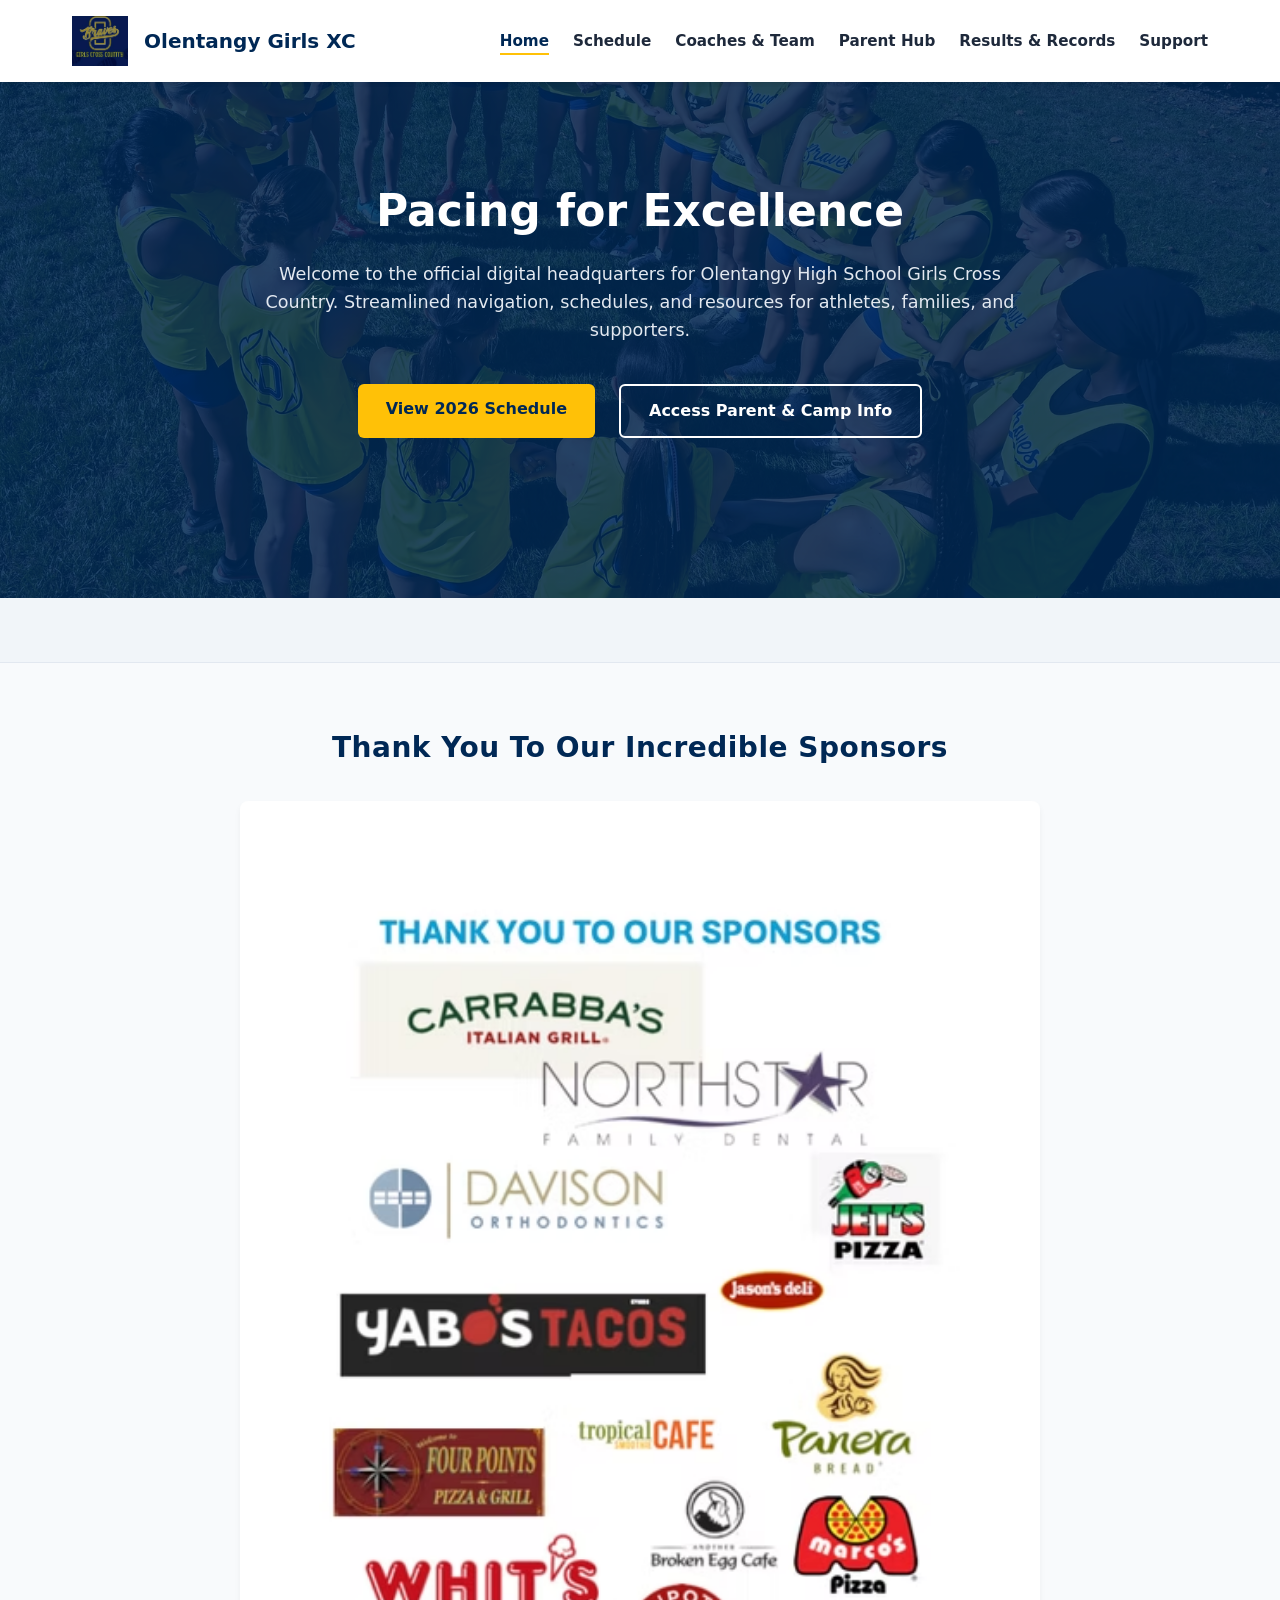
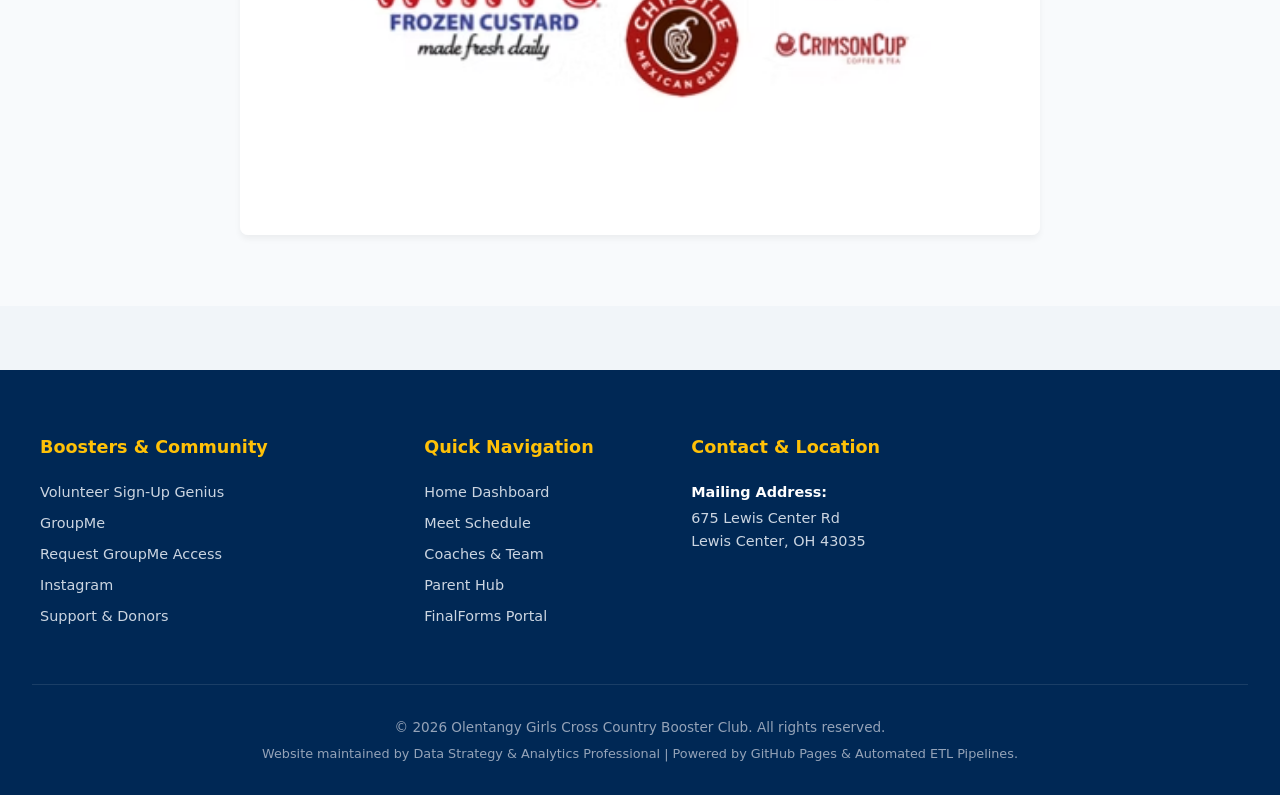
<file: index.html>
<!DOCTYPE html>
<html lang="en">
<head>
    <meta charset="UTF-8">
    <meta name="viewport" content="width=device-width, initial-scale=1.0">
    <title>Home | Olentangy Girls Cross Country</title>
    <link rel="stylesheet" href="./assets/css/style.css">
    <style>
        /* Specific Homepage Overrides for Hero and Footer Layout */
        .hero-section {
            background: linear-gradient(rgba(0, 40, 85, 0.85), rgba(0, 40, 85, 0.85)), url('./assets/img/cover-photo.jpg') no-repeat center center;
            background-size: cover;
            padding: 6rem 2rem 10rem 2rem;
            text-align: center;
            color: #ffffff;
        }
        
        .hero-section h2 {
            font-size: 2.75rem;
            margin: 0 0 1rem 0;
            color: #ffffff;
        }

        .hero-section p {
            max-width: 800px;
            margin: 0 auto 2.5rem auto;
            font-size: 1.1rem;
            line-height: 1.6;
            color: #e2e8f0;
        }

        .hero-buttons {
            display: flex;
            justify-content: center;
            gap: 1.5rem;
            flex-wrap: wrap;
        }

        .btn-gold {
            background-color: var(--primary-gold);
            color: var(--primary-navy);
            padding: 0.8rem 1.75rem;
            border-radius: 6px;
            font-weight: 700;
            text-decoration: none;
            transition: opacity 0.2s;
            display: inline-block;
        }

        .btn-outline {
            background-color: transparent;
            color: #ffffff;
            border: 2px solid #ffffff;
            padding: 0.8rem 1.75rem;
            border-radius: 6px;
            font-weight: 700;
            text-decoration: none;
            transition: background-color 0.2s, color 0.2s;
            display: inline-block;
        }

        .btn-outline:hover {
            background-color: #ffffff;
            color: var(--primary-navy);
        }

        .btn-gold:hover {
            opacity: 0.9;
        }

        /* Sponsors Section Style */
        .sponsors-section {
            background-color: #f8fafc;
            border-top: 1px solid #e2e8f0;
            padding: 4rem 2rem;
            text-align: center;
            margin-top: 4rem;
        }
        .sponsors-section h3 {
            color: var(--primary-navy);
            font-size: 1.75rem;
            margin-bottom: 2rem;
            letter-spacing: 0.5px;
        }
        .sponsors-img-container {
            max-width: 800px;
            margin: 0 auto;
        }
        .sponsors-img-container img {
            width: 100%;
            height: auto;
            border-radius: 8px;
            box-shadow: 0 4px 6px rgba(0,0,0,0.05);
        }
    </style>
</head>
<body style="background-color: #f1f5f9;">

    <!-- Dynamic Header Injection -->
    <header id="site-header"></header>

    <!-- Full-Width Hero Section -->
    <div class="hero-section">
        <h2>Pacing for Excellence</h2>
        <p>Welcome to the official digital headquarters for Olentangy High School Girls Cross Country. Streamlined navigation, schedules, and resources for athletes, families, and supporters.</p>
        <div class="hero-buttons">
            <a href="schedule.html" class="btn-gold">View 2026 Schedule</a>
            <a href="parents.html" class="btn-outline">Access Parent &amp; Camp Info</a>
        </div>
    </div>

    <!-- Sponsors Showcase Section -->
    <div class="sponsors-section">
        <h3>Thank You To Our Incredible Sponsors</h3>
        <div class="sponsors-img-container">
            <img src="./assets/img/sponsors.jpg" alt="Olentangy Girls XC Sponsors">
        </div>
    </div>

    <!-- Dynamic Footer Injection -->
    <footer class="expanded-footer" id="site-footer"></footer>

    <!-- Central JavaScript file handling dynamic header/footer loading & mobile nav -->
    <script src="./assets/js/main.js"></script>
</body>
</html>
</file>
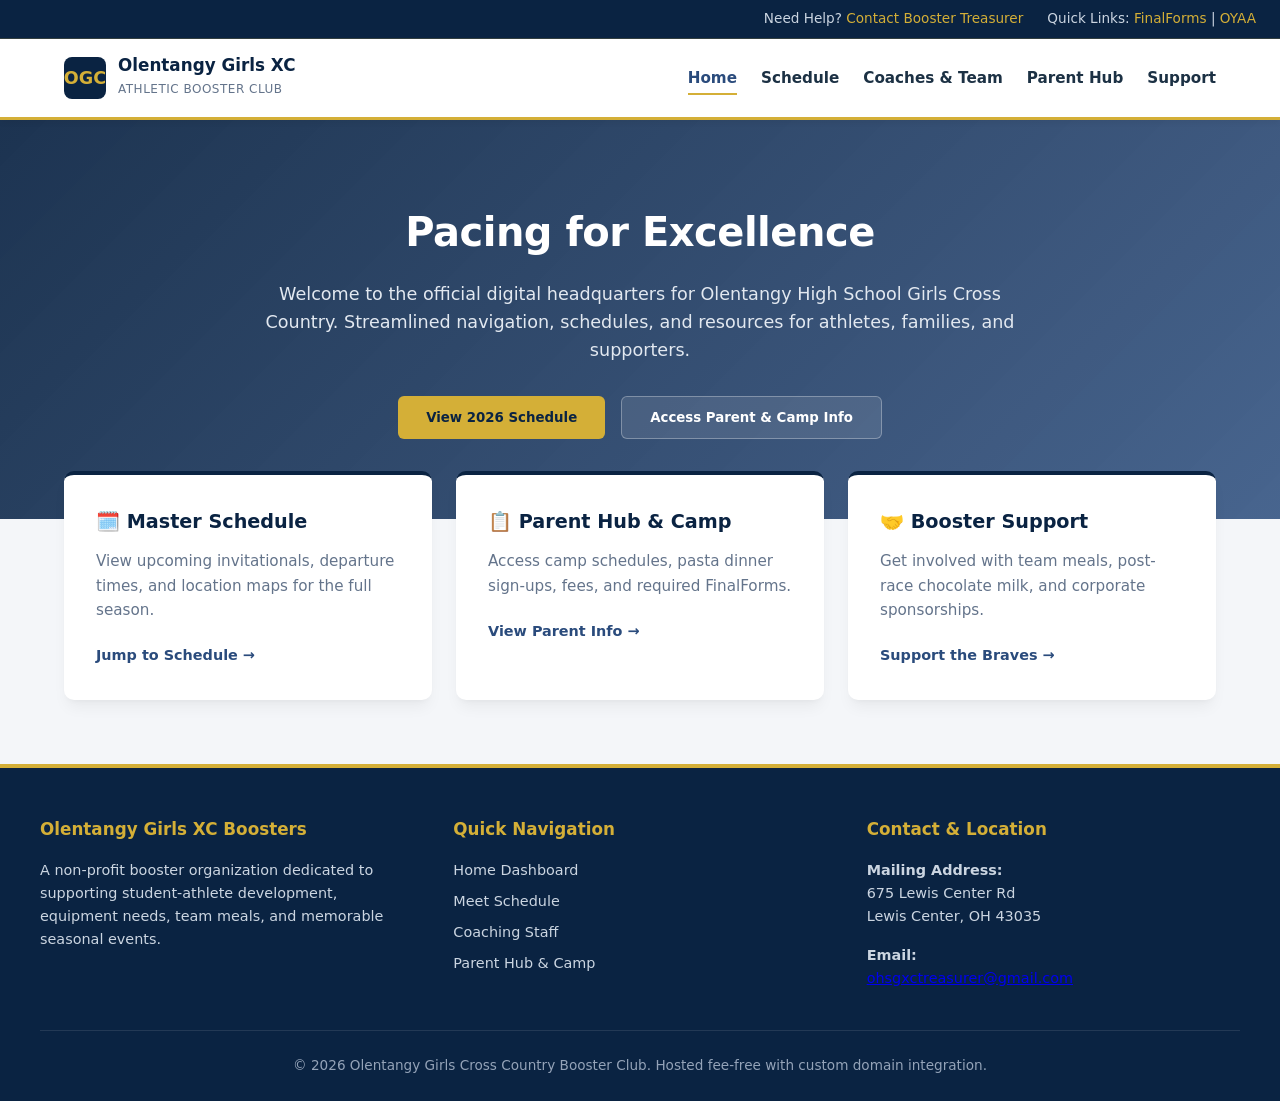
<file: OHS Girls XC.html>
<!DOCTYPE html>
<html lang="en">
<head>
    <meta charset="UTF-8">
    <meta name="viewport" content="width=device-width, initial-scale=1.0">
    <title>Olentangy Girls Cross Country | Official Hub</title>
    <style>
        :root {
            --navy: #0A2342;
            --gold: #D4AF37;
            --blue-accent: #2A4B7C;
            --bg-light: #F4F6F9;
            --card-bg: #FFFFFF;
            --text-main: #1C3144;
            --text-muted: #64748B;
            --border-color: #E2E8F0;
        }

        * {
            box-sizing: border-box;
            margin: 0;
            padding: 0;
            font-family: system-ui, -apple-system, BlinkMacSystemFont, "Segoe UI", Roboto, sans-serif;
        }

        body {
            background-color: var(--bg-light);
            color: var(--text-main);
            line-height: 1.6;
        }

        /* Top Utility Bar */
        .utility-bar {
            background-color: var(--navy);
            color: #CBD5E1;
            font-size: 0.85rem;
            padding: 0.5rem 1.5rem;
            display: flex;
            justify-content: flex-end;
            gap: 1.5rem;
            border-bottom: 1px solid rgba(212, 175, 55, 0.2);
        }

        .utility-bar a {
            color: var(--gold);
            text-decoration: none;
            font-weight: 500;
        }

        .utility-bar a:hover {
            text-decoration: underline;
        }

        /* Sticky Header */
        header {
            background-color: var(--card-bg);
            position: sticky;
            top: 0;
            z-index: 1000;
            box-shadow: 0 4px 6px -1px rgba(0, 0, 0, 0.05);
            border-bottom: 3px solid var(--gold);
        }

        .nav-container {
            max-width: 1200px;
            margin: 0 auto;
            padding: 1rem 1.5rem;
            display: flex;
            justify-content: space-between;
            align-items: center;
        }

        .brand {
            display: flex;
            align-items: center;
            gap: 0.75rem;
        }

        .brand-logo {
            background-color: var(--navy);
            color: var(--gold);
            width: 42px;
            height: 42px;
            border-radius: 8px;
            display: flex;
            align-items: center;
            justify-content: center;
            font-weight: bold;
            font-size: 1.1rem;
        }

        .brand-text h1 {
            font-size: 1.05rem;
            color: var(--navy);
            line-height: 1.2;
        }

        .brand-text span {
            font-size: 0.75rem;
            color: var(--text-muted);
            text-transform: uppercase;
            letter-spacing: 0.5px;
        }

        /* Navigation Links */
        nav ul {
            list-style: none;
            display: flex;
            gap: 1.5rem;
            align-items: center;
        }

        nav a {
            color: var(--text-main);
            text-decoration: none;
            font-weight: 600;
            font-size: 0.95rem;
            padding: 0.5rem 0;
            transition: color 0.2s;
            position: relative;
            cursor: pointer;
        }

        nav a:hover, nav a.active {
            color: var(--blue-accent);
        }

        nav a.active::after {
            content: '';
            position: absolute;
            bottom: 0;
            left: 0;
            width: 100%;
            height: 2px;
            background-color: var(--gold);
        }

        /* Hamburger Button */
        .hamburger {
            display: none;
            background: none;
            border: none;
            cursor: pointer;
            flex-direction: column;
            gap: 5px;
            padding: 5px;
        }

        .hamburger span {
            display: block;
            width: 25px;
            height: 3px;
            background-color: var(--navy);
            border-radius: 3px;
            transition: all 0.3s ease;
        }

        /* Page Views Handling */
        .page-view {
            display: none;
        }

        .page-view.active-page {
            display: block;
        }

        /* Hero Section */
        .hero {
            background: linear-gradient(135deg, rgba(10, 35, 66, 0.92), rgba(42, 75, 124, 0.85)), url('https://images.unsplash.com/photo-1552674605-db6ffd4facb5?auto=format&fit=crop&w=1600&q=80') center/cover;
            color: white;
            padding: 5rem 1.5rem;
            text-align: center;
        }

        .hero-content {
            max-width: 800px;
            margin: 0 auto;
        }

        .hero h2 {
            font-size: 2.5rem;
            margin-bottom: 1rem;
            letter-spacing: -0.5px;
        }

        .hero p {
            font-size: 1.1rem;
            color: #E2E8F0;
            margin-bottom: 2rem;
        }

        .hero-actions {
            display: flex;
            gap: 1rem;
            justify-content: center;
            flex-wrap: wrap;
        }

        .btn {
            padding: 0.8rem 1.75rem;
            border-radius: 6px;
            font-weight: 600;
            text-decoration: none;
            transition: all 0.2s;
            cursor: pointer;
            display: inline-block;
            border: none;
        }

        .btn-primary {
            background-color: var(--gold);
            color: var(--navy);
        }

        .btn-primary:hover {
            background-color: #E5BE3E;
            transform: translateY(-1px);
        }

        .btn-secondary {
            background-color: rgba(255, 255, 255, 0.1);
            color: white;
            border: 1px solid rgba(255, 255, 255, 0.3);
        }

        .btn-secondary:hover {
            background-color: rgba(255, 255, 255, 0.2);
        }

        /* Main Container */
        .container {
            max-width: 1200px;
            margin: 3rem auto;
            padding: 0 1.5rem;
        }

        .container.with-overlap {
            margin-top: -3rem;
            position: relative;
            z-index: 10;
        }

        /* Quick Access Cards */
        .quick-grid {
            display: grid;
            grid-template-columns: repeat(auto-fit, minmax(280px, 1fr));
            gap: 1.5rem;
            margin-bottom: 3rem;
        }

        .info-card {
            background: var(--card-bg);
            padding: 2rem;
            border-radius: 10px;
            box-shadow: 0 10px 15px -3px rgba(0, 0, 0, 0.05), 0 4px 6px -4px rgba(0, 0, 0, 0.05);
            border-top: 4px solid var(--navy);
            transition: transform 0.2s;
            cursor: pointer;
        }

        .info-card:hover {
            transform: translateY(-3px);
        }

        .info-card h3 {
            color: var(--navy);
            font-size: 1.2rem;
            margin-bottom: 0.75rem;
            display: flex;
            align-items: center;
            gap: 0.5rem;
        }

        .info-card p {
            color: var(--text-muted);
            font-size: 0.95rem;
            margin-bottom: 1.25rem;
        }

        .card-link {
            color: var(--blue-accent);
            text-decoration: none;
            font-weight: 600;
            font-size: 0.9rem;
            display: inline-flex;
            align-items: center;
            gap: 0.25rem;
        }

        /* Section Boxes */
        .section-box {
            background: var(--card-bg);
            border-radius: 10px;
            padding: 2.5rem;
            box-shadow: 0 4px 6px -1px rgba(0, 0, 0, 0.05);
            margin-bottom: 3rem;
        }

        .section-header {
            display: flex;
            justify-content: space-between;
            align-items: center;
            margin-bottom: 1.5rem;
            border-bottom: 2px solid var(--border-color);
            padding-bottom: 1rem;
            flex-wrap: wrap;
            gap: 0.5rem;
        }

        .section-header h2 {
            color: var(--navy);
            font-size: 1.4rem;
        }

        /* Filter Tabs */
        .filter-tabs {
            display: flex;
            gap: 0.5rem;
            margin-bottom: 1.5rem;
            flex-wrap: wrap;
        }

        .filter-btn {
            background-color: #F1F5F9;
            color: var(--text-main);
            border: 1px solid var(--border-color);
            padding: 0.5rem 1rem;
            border-radius: 6px;
            font-weight: 600;
            font-size: 0.85rem;
            cursor: pointer;
            transition: all 0.2s;
        }

        .filter-btn:hover, .filter-btn.active-filter {
            background-color: var(--navy);
            color: white;
            border-color: var(--navy);
        }

        /* Badges */
        .badge {
            display: inline-block;
            padding: 0.2rem 0.6rem;
            border-radius: 4px;
            font-size: 0.75rem;
            font-weight: 600;
            text-transform: uppercase;
        }

        .badge-race { background-color: #FEF3C7; color: #92400E; }
        .badge-practice { background-color: #E0F2FE; color: #0369A1; }
        .badge-social { background-color: #FCE7F3; color: #9D174D; }

        /* Calendar Sync Box */
        .calendar-sync-box {
            background: #F8FAFC;
            border: 1px solid var(--border-color);
            border-radius: 8px;
            padding: 1.5rem;
            margin-top: 2rem;
            display: flex;
            justify-content: space-between;
            align-items: center;
            flex-wrap: wrap;
            gap: 1rem;
        }

        .calendar-sync-box h3 { color: var(--navy); font-size: 1.1rem; margin-bottom: 0.25rem; }
        .calendar-sync-box p { color: var(--text-muted); font-size: 0.9rem; }
        .sync-actions { display: flex; gap: 0.75rem; flex-wrap: wrap; }

        /* Tables */
        .table-responsive { overflow-x: auto; -webkit-overflow-scrolling: touch; }
        table { width: 100%; border-collapse: collapse; text-align: left; font-size: 0.925rem; }
        th, td { padding: 0.85rem 1rem; border-bottom: 1px solid var(--border-color); }
        th { background-color: #F8FAFC; color: var(--navy); font-weight: 600; text-transform: uppercase; font-size: 0.75rem; letter-spacing: 0.5px; }
        tr:hover td { background-color: #F8FAFC; }

        /* Coaches Grid */
        .coach-grid { display: grid; grid-template-columns: repeat(auto-fit, minmax(320px, 1fr)); gap: 2rem; margin-top: 1.5rem; }
        .coach-card { background: #F8FAFC; border: 1px solid var(--border-color); border-radius: 8px; padding: 2rem; border-top: 4px solid var(--navy); }
        .coach-card.gold-top { border-top-color: var(--gold); }
        .coach-card h3 { color: var(--navy); font-size: 1.3rem; margin-bottom: 0.25rem; }
        .coach-card .title { color: var(--blue-accent); font-weight: 600; font-size: 0.95rem; margin-bottom: 1rem; display: block; }
        .coach-card p { color: var(--text-muted); font-size: 0.95rem; margin-bottom: 1rem; }

        /* Accordions */
        .accordion-item { background: #F8FAFC; border: 1px solid var(--border-color); border-radius: 8px; margin-bottom: 1rem; overflow: hidden; transition: border-color 0.2s; }
        .accordion-item:hover { border-color: var(--blue-accent); }
        .accordion-header { width: 100%; background: none; border: none; padding: 1.25rem 1.5rem; text-align: left; font-size: 1.05rem; font-weight: 600; color: var(--navy); cursor: pointer; display: flex; justify-content: space-between; align-items: center; }
        .accordion-header::after { content: '+'; font-size: 1.25rem; font-weight: bold; color: var(--blue-accent); }
        .accordion-item.active .accordion-header::after { content: '-'; }
        .accordion-content { max-height: 0; overflow: hidden; transition: max-height 0.3s ease-out, padding 0.3s ease-out; padding: 0 1.5rem; background: var(--card-bg); }
        .accordion-item.active .accordion-content { max-height: 1000px; padding: 1.5rem; border-top: 1px solid var(--border-color); }
        .accordion-content p, .accordion-content li { font-size: 0.95rem; color: var(--text-muted); margin-bottom: 0.75rem; }
        .accordion-content ul { padding-left: 1.25rem; margin-top: 0.5rem; margin-bottom: 1rem; }

        /* Footer */
        footer { background-color: var(--navy); color: white; padding: 3rem 1.5rem 1.5rem 1.5rem; border-top: 4px solid var(--gold); margin-top: 4rem; }
        .footer-content { max-width: 1200px; margin: 0 auto; display: grid; grid-template-columns: repeat(auto-fit, minmax(240px, 1fr)); gap: 2.5rem; margin-bottom: 2.5rem; }
        .footer-col h4 { color: var(--gold); font-size: 1.05rem; margin-bottom: 1rem; }
        .footer-col p, .footer-col ul { font-size: 0.9rem; color: #CBD5E1; }
        .footer-col ul { list-style: none; }
        .footer-col ul li { margin-bottom: 0.5rem; }
        .footer-col ul a { color: #CBD5E1; text-decoration: none; cursor: pointer; }
        .footer-col ul a:hover { color: var(--gold); }
        .footer-bottom { max-width: 1200px; margin: 0 auto; padding-top: 1.5rem; border-top: 1px solid rgba(255, 255, 255, 0.1); text-align: center; font-size: 0.85rem; color: #94A3B8; }

        @keyframes fadeIn { from { opacity: 0; transform: translateY(-10px); } to { opacity: 1; transform: translateY(0); } }
        @media (max-width: 768px) {
            .utility-bar { display: none; }
            .hamburger { display: flex; }
            nav ul { display: none; flex-direction: column; position: absolute; top: 100%; left: 0; width: 100%; background-color: var(--card-bg); box-shadow: 0 10px 15px -3px rgba(0, 0, 0, 0.1); padding: 1rem 1.5rem; gap: 1rem; border-bottom: 3px solid var(--gold); animation: fadeIn 0.2s ease-out forwards; }
            nav ul.show { display: flex; }
            nav a { padding: 0.5rem 0; display: block; font-size: 1.05rem; }
            nav a.active::after { display: none; }
        }
    </style>
</head>
<body>

    <!-- Utility Bar -->
    <div class="utility-bar">
        <span>Need Help? <a href="mailto:ohsgxctreasurer@gmail.com">Contact Booster Treasurer</a></span>
        <span>Quick Links: <a href="https://olentangy-oh.finalforms.com" target="_blank">FinalForms</a> | <a href="https://oyaa.org/cross-country/" target="_blank">OYAA</a></span>
    </div>

    <!-- Main Navigation Header -->
    <header>
        <div class="nav-container">
            <div class="brand">
                <div class="brand-logo">OGC</div>
                <div class="brand-text">
                    <h1>Olentangy Girls XC</h1>
                    <span>Athletic Booster Club</span>
                </div>
            </div>
            <button class="hamburger" id="hamburgerBtn" aria-label="Toggle navigation menu">
                <span></span>
                <span></span>
                <span></span>
            </button>
            <nav>
                <ul id="navMenu">
                    <li><a data-target="home-page" class="active">Home</a></li>
                    <li><a data-target="schedule-page">Schedule</a></li>
                    <li><a data-target="team-page">Coaches & Team</a></li>
                    <li><a data-target="parents-page">Parent Hub</a></li>
                    <li><a data-target="support-page">Support</a></li>
                </ul>
            </nav>
        </div>
    </header>

    <!-- ================= PAGE 1: HOME ================= -->
    <div id="home-page" class="page-view active-page">
        <section class="hero">
            <div class="hero-content">
                <h2>Pacing for Excellence</h2>
                <p>Welcome to the official digital headquarters for Olentangy High School Girls Cross Country. Streamlined navigation, schedules, and resources for athletes, families, and supporters.</p>
                <div class="hero-actions">
                    <button class="btn btn-primary" onclick="switchPage('schedule-page')">View 2026 Schedule</button>
                    <button class="btn btn-secondary" onclick="switchPage('parents-page')">Access Parent &amp; Camp Info</button>
                </div>
            </div>
        </section>

        <div class="container with-overlap">
            <div class="quick-grid">
                <div class="info-card" onclick="switchPage('schedule-page')">
                    <h3>🗓️ Master Schedule</h3>
                    <p>View upcoming invitationals, departure times, and location maps for the full season.</p>
                    <span class="card-link">Jump to Schedule &rarr;</span>
                </div>
                <div class="info-card" onclick="switchPage('parents-page')">
                    <h3>📋 Parent Hub & Camp</h3>
                    <p>Access camp schedules, pasta dinner sign-ups, fees, and required FinalForms.</p>
                    <span class="card-link">View Parent Info &rarr;</span>
                </div>
                <div class="info-card" onclick="switchPage('support-page')">
                    <h3>🤝 Booster Support</h3>
                    <p>Get involved with team meals, post-race chocolate milk, and corporate sponsorships.</p>
                    <span class="card-link">Support the Braves &rarr;</span>
                </div>
            </div>
        </div>
    </div>

    <!-- ================= PAGE 2: SCHEDULE ================= -->
    <div id="schedule-page" class="page-view">
        <div class="container">
            <div class="section-box">
                <div class="section-header">
                    <h2>2026 Season Master Schedule</h2>
                    <span class="badge badge-race">Season Active</span>
                </div>
                <p style="margin-bottom: 1.5rem; color: var(--text-muted); font-size: 0.95rem;">
                    Filter events below by category or sync the entire calendar directly to your personal phone or computer.
                </p>

                <div class="filter-tabs">
                    <button class="filter-btn active-filter" onclick="filterSchedule('all')">All Events</button>
                    <button class="filter-btn" onclick="filterSchedule('race')">🏁 Races &amp; Meets</button>
                    <button class="filter-btn" onclick="filterSchedule('practice')">🏃‍♀️ Practices &amp; Camp</button>
                    <button class="filter-btn" onclick="filterSchedule('social')">🍝 Socials &amp; Dinners</button>
                </div>

                <div class="table-responsive">
                    <table id="scheduleTable">
                        <thead>
                            <tr>
                                <th>Category</th>
                                <th>Event Name</th>
                                <th>Location / Details</th>
                                <th>Date</th>
                            </tr>
                        </thead>
                        <tbody>
                            <tr data-category="practice">
                                <td><span class="badge badge-practice">Practice</span></td>
                                <td><strong>Team Camp (Day 1)</strong></td>
                                <td>Camp Lazarus (4422 Columbus Pike)</td>
                                <td>July 30, 2026</td>
                            </tr>
                            <tr data-category="practice">
                                <td><span class="badge badge-practice">Practice</span></td>
                                <td><strong>Team Camp (Day 2) &amp; Parent Night</strong></td>
                                <td>Camp Lazarus &amp; OHS</td>
                                <td>July 31, 2026</td>
                            </tr>
                            <tr data-category="race">
                                <td><span class="badge badge-race">Race</span></td>
                                <td><strong>Big Walnut Eagle Twilight Invitational</strong></td>
                                <td>Big Walnut High School</td>
                                <td>August 29, 2026</td>
                            </tr>
                            <tr data-category="race">
                                <td><span class="badge badge-race">Race</span></td>
                                <td><strong>Westerville Invitational</strong></td>
                                <td>Westerville North High School</td>
                                <td>September 5, 2026</td>
                            </tr>
                            <tr data-category="social">
                                <td><span class="badge badge-social">Social</span></td>
                                <td><strong>Team Pasta Dinner</strong></td>
                                <td>Hosted at Team Member Home</td>
                                <td>Weekly on Thursdays</td>
                            </tr>
                            <tr data-category="race">
                                <td><span class="badge badge-race">Race</span></td>
                                <td><strong>McGowan Invitational</strong></td>
                                <td>Watkins Memorial High School</td>
                                <td>September 12, 2026</td>
                            </tr>
                            <tr data-category="race">
                                <td><span class="badge badge-race">Race</span></td>
                                <td><strong>Celtic Clash</strong></td>
                                <td>Dublin Jerome High School</td>
                                <td>September 19, 2026</td>
                            </tr>
                            <tr data-category="race">
                                <td><span class="badge badge-race">Race</span></td>
                                <td><strong>Lancaster "Bob Reall" Invitational</strong></td>
                                <td>Lancaster High School</td>
                                <td>September 26, 2026</td>
                            </tr>
                            <tr data-category="race">
                                <td><span class="badge badge-race">Race</span></td>
                                <td><strong>London High School XC Invitational</strong></td>
                                <td>London High School</td>
                                <td>October 3, 2026</td>
                            </tr>
                            <tr data-category="race">
                                <td><span class="badge badge-race">Race</span></td>
                                <td><strong>Les Eisenhart Invitational</strong></td>
                                <td>Thomas Worthington High School</td>
                                <td>October 10, 2026</td>
                            </tr>
                            <tr data-category="race">
                                <td><span class="badge badge-race">Race</span></td>
                                <td><strong>O.C.C. Cardinal Division League Meet</strong></td>
                                <td>Hilliard Bradley High School</td>
                                <td>October 17, 2026</td>
                            </tr>
                            <tr data-category="race">
                                <td><span class="badge badge-race">Race</span></td>
                                <td><strong>Division I Regional Meet</strong></td>
                                <td>Pickerington North High School</td>
                                <td>October 31, 2026</td>
                            </tr>
                            <tr data-category="race">
                                <td><span class="badge badge-race">Championship</span></td>
                                <td><strong>Division I State Meet</strong></td>
                                <td>Fortress Obetz, Groveport, OH</td>
                                <td>November 7, 2026</td>
                            </tr>
                        </tbody>
                    </table>
                </div>

                <div class="calendar-sync-box">
                    <div>
                        <h3>📲 Sync with Your Personal Calendar</h3>
                        <p>Download the official `.ics` schedule file or sync directly to Apple, Google, or Outlook calendars.</p>
                    </div>
                    <div class="sync-actions">
                        <button class="btn btn-primary" onclick="alert('Downloading OHS_XC_2026_Schedule.ics file...')">Download .ics File</button>
                        <button class="btn btn-secondary" style="background-color: var(--navy); color: white;" onclick="alert('Redirecting to calendar subscription link...')">Subscribe Live Feed</button>
                    </div>
                </div>

            </div>
        </div>
    </div>

    <!-- ================= PAGE 3: COACHES & TEAM ================= -->
    <div id="team-page" class="page-view">
        <div class="container">
            <div class="section-box">
                <div class="section-header">
                    <h2>Coaching Staff & Team Leadership</h2>
                    <span class="badge">Olentangy Braves</span>
                </div>
                <p style="color: var(--text-muted); margin-bottom: 2rem;">
                    Meet the dedicated coaching staff guiding our student-athletes toward athletic excellence, personal growth, and team unity.
                </p>

                <div class="coach-grid">
                    <div class="coach-card">
                        <h3>Dwight Dewese</h3>
                        <span class="title">Head Coach</span>
                        <p><strong>Email:</strong> <a href="mailto:dwight_dewese@olsd.us" style="color: var(--blue-accent);">dwight_dewese@olsd.us</a></p>
                        <p>Coach Dewese leads the program with an emphasis on discipline, race strategy, and building a supportive team culture where every runner can thrive.</p>
                    </div>

                    <div class="coach-card gold-top">
                        <h3>Jennifer Sosa</h3>
                        <span class="title">Assistant Coach</span>
                        <p><strong>Email:</strong> <a href="mailto:jennifer_sosa@olsd.us" style="color: var(--blue-accent);">jennifer_sosa@olsd.us</a></p>
                        <p>Coach Sosa focuses on conditioning, technique refinement, and motivating athletes to achieve their personal bests throughout the cross country season.</p>
                    </div>
                </div>

                <div style="background: #F8FAFC; padding: 2rem; border-radius: 8px; border-left: 4px solid var(--navy); margin-top: 2rem;">
                    <h3 style="color: var(--navy); margin-bottom: 0.75rem;">Program Philosophy: "Above the Line" &amp; "Ohana"</h3>
                    <p style="color: var(--text-muted); margin-bottom: 0.75rem;">
                        Our program operates on the principle of being <strong>"Above the Line"</strong>—making intentional, positive choices that elevate ourselves and those around us.
                    </p>
                    <p style="color: var(--text-muted);">
                        We also embrace the concept of <strong>"Ohana"</strong>, meaning family. No runner stands alone; we train together and support one another on and off the course.
                    </p>
                </div>
            </div>
        </div>
    </div>

    <!-- ================= PAGE 4: PARENT HUB ================= -->
    <div id="parents-page" class="page-view">
        <div class="container">
            <div class="section-box">
                <div class="section-header">
                    <h2>Parent &amp; Booster Resource Center</h2>
                    <span class="badge badge-race">2026 Season Info</span>
                </div>
                <p style="color: var(--text-muted); margin-bottom: 2rem;">
                    Click below to expand any section for camp details, fee breakdowns, traditions, and frequently asked questions.
                </p>

                <div class="accordion-item active">
                    <button class="accordion-header">⛺ Team Camp Information</button>
                    <div class="accordion-content">
                        <p><strong>Dates:</strong> Thursday, July 30th and Friday, July 31st, 2026</p>
                        <p><strong>Location:</strong> Camp Lazarus (4422 Columbus Pike, Delaware, OH 43015)</p>
                        <p><strong>Time:</strong> Begins each morning at 8:00 AM</p>
                        <p><strong>Details:</strong> Team members should pack a lunch. Dinner will be provided. A Medical Release Form is required for every participant.</p>
                    </div>
                </div>

                <div class="accordion-item">
                    <button class="accordion-header">🍔 Parent Night & Celebration</button>
                    <div class="accordion-content">
                        <p><strong>When:</strong> Following Camp on Friday, July 31st, 2026 at 5:30 PM</p>
                        <p><strong>Events:</strong> Family dinner followed by a short meeting presented by the boosters and team camp skits. Please plan to attend!</p>
                        <p style="margin-top: 1rem;"><em>Questions?</em> Email boosters at <a href="mailto:olentangygirlsxc@gmail.com" style="color: var(--blue-accent);">olentangygirlsxc@gmail.com</a></p>
                    </div>
                </div>

                <div class="accordion-item">
                    <button class="accordion-header">📋 Fees, Forms & Registration</button>
                    <div class="accordion-content">
                        <p><strong>Booster &amp; Camp Fee:</strong> $120 fee due by July 29, 2026. Covers camp costs, food, facility use, t-shirts, senior banners, replacement uniforms, website, and End-of-Year Celebration.</p>
                        <p style="margin-top: 0.75rem;"><strong>Payment Methods:</strong></p>
                        <ul>
                            <li><strong>Check:</strong> Written to OAB with “OHS Girls XC Camp and Booster Fee” in memo line.</li>
                            <li><strong>Cash:</strong> Give to Coaching Staff in a sealed envelope with athlete's name.</li>
                            <li><strong>Zelle ID:</strong> <code>ohsgxctreasurer@gmail.com</code> (designate runner's name).</li>
                            <li><strong>Venmo:</strong> <code>@ohsgirlsxc</code> (designate runner's name).</li>
                        </ul>
                        <p style="margin-top: 0.75rem;"><strong>Required Forms:</strong> OHSAA Physical Form and <a href="https://olentangy-oh.finalforms.com" target="_blank" style="color: var(--blue-accent);">FinalForms</a> registration must be completed prior to mandatory practice.</p>
                    </div>
                </div>

                <div class="accordion-item">
                    <button class="accordion-header">🍝 Pasta Dinners &amp; Chocolate Milk Tradition</button>
                    <div class="accordion-content">
                        <p><strong>Pasta Dinners:</strong> Every Thursday after practice. Hosted at homes or parks. Team arrives around 5:00 PM. Boosters provide serving ware and pasta (scheduled with Carrabba’s). Hosts provide drinks and desserts.</p>
                        <p style="margin-top: 0.75rem;"><strong>Chocolate Milk Tradition:</strong> One gallon provided by boosters after every meet to replenish muscle tissue with an optimal 3:1 carb-to-protein recovery ratio.</p>
                    </div>
                </div>

                <div class="accordion-item">
                    <button class="accordion-header">❓ Frequently Asked Questions (FAQs)</button>
                    <div class="accordion-content">
                        <h4 style="color: var(--navy); margin-bottom: 0.25rem; font-size: 1rem;">Transportation to Off-Site Practices</h4>
                        <p style="margin-bottom: 1rem;">If she doesn't drive yet, she'll be assigned to another team member who is a Senior or Junior with a driver's license to safely transport her. Off-site practices happen at Highbanks Metro Park, Alum Creek Below the Dam, Marina/Beach, or Liberty Park (Wednesday/Friday practices and lifting are at OHS).</p>
                        
                        <h4 style="color: var(--navy); margin-bottom: 0.25rem; font-size: 1rem;">Race Day Expectations</h4>
                        <p style="margin-bottom: 1rem;">Athletes run a 5k (3.1 miles). Athletes must ride the team bus to meets and sign out with parents before leaving. Parents should <strong>NOT</strong> enter the athlete tent area during the 45 minutes before a meet and 30 minutes after.</p>

                        <h4 style="color: var(--navy); margin-bottom: 0.25rem; font-size: 1rem;">Where should parents hang out during races?</h4>
                        <p>Visit the <strong>Parent Tent</strong>, set up away from the team area, where parents mingle, check viewing locations, enjoy snacks, and celebrate accomplishments.</p>
                    </div>
                </div>

            </div>
        </div>
    </div>

    <!-- ================= PAGE 5: SUPPORT / CONTACT ================= -->
    <div id="support-page" class="page-view">
        <div class="container">
            <div class="section-box">
                <div class="section-header">
                    <h2>Support &amp; Contact Information</h2>
                </div>
                <p style="color: var(--text-muted); margin-bottom: 1.5rem;">
                    Have questions about booster contributions, corporate sponsorships, or team events? Reach out to our leadership team below.
                </p>
                <div style="background: #F8FAFC; padding: 2rem; border-radius: 8px; border-top: 4px solid var(--navy);">
                    <h3 style="color: var(--navy); margin-bottom: 0.5rem;">Olentangy Girls Cross Country Boosters</h3>
                    <p style="margin-bottom: 0.5rem;"><strong>Mailing Address:</strong> 675 Lewis Center Rd, Lewis Center, OH 43035</p>
                    <p><strong>Primary Booster Contact:</strong> <a href="mailto:ohsgxctreasurer@gmail.com" style="color: var(--blue-accent);">ohsgxctreasurer@gmail.com</a></p>
                </div>
            </div>
        </div>
    </div>

    <!-- Professional Footer -->
    <footer>
        <div class="footer-content">
            <div class="footer-col">
                <h4>Olentangy Girls XC Boosters</h4>
                <p>A non-profit booster organization dedicated to supporting student-athlete development, equipment needs, team meals, and memorable seasonal events.</p>
            </div>
            <div class="footer-col">
                <h4>Quick Navigation</h4>
                <ul>
                    <li><a onclick="switchPage('home-page')">Home Dashboard</a></li>
                    <li><a onclick="switchPage('schedule-page')">Meet Schedule</a></li>
                    <li><a onclick="switchPage('team-page')">Coaching Staff</a></li>
                    <li><a onclick="switchPage('parents-page')">Parent Hub &amp; Camp</a></li>
                </ul>
            </div>
            <div class="footer-col">
                <h4>Contact &amp; Location</h4>
                <p><strong>Mailing Address:</strong><br>675 Lewis Center Rd<br>Lewis Center, OH 43035</p>
                <p style="margin-top: 1rem;"><strong>Email:</strong><br><a href="mailto:ohsgxctreasurer@gmail.com">ohsgxctreasurer@gmail.com</a></p>
            </div>
        </div>
        <div class="footer-bottom">
            <p>&copy; 2026 Olentangy Girls Cross Country Booster Club. Hosted fee-free with custom domain integration.</p>
        </div>
    </footer>

    <!-- Scripts: Multi-Page Switching, Accordions & Schedule Filtering -->
    <script>
        const hamburgerBtn = document.getElementById('hamburgerBtn');
        const navMenu = document.getElementById('navMenu');

        hamburgerBtn.addEventListener('click', () => {
            navMenu.classList.toggle('show');
        });

        function switchPage(pageId) {
            document.querySelectorAll('.page-view').forEach(page => {
                page.classList.remove('active-page');
            });
            document.getElementById(pageId).classList.add('active-page');

            document.querySelectorAll('nav a[data-target]').forEach(link => {
                if (link.getAttribute('data-target') === pageId) {
                    link.classList.add('active');
                } else {
                    link.classList.remove('active');
                }
            });

            navMenu.classList.remove('show');
            window.scrollTo({ top: 0, behavior: 'smooth' });
        }

        document.querySelectorAll('nav a[data-target]').forEach(link => {
            link.addEventListener('click', (e) => {
                const targetPage = e.target.getAttribute('data-target');
                switchPage(targetPage);
            });
        });

        // Accordion Toggle Script
        document.querySelectorAll('.accordion-header').forEach(header => {
            header.addEventListener('click', () => {
                const item = header.parentElement;
                item.classList.toggle('active');
            });
        });

        // Schedule Category Filter Script
        function filterSchedule(category) {
            document.querySelectorAll('.filter-btn').forEach(btn => {
                btn.classList.remove('active-filter');
            });
            event.target.classList.add('active-filter');

            const rows = document.querySelectorAll('#scheduleTable tbody tr');
            rows.forEach(row => {
                if (category === 'all' || row.getAttribute('data-category') === category) {
                    row.style.display = '';
                } else {
                    row.style.display = 'none';
                }
            });
        }
    </script>

</body>
</html>
</file>
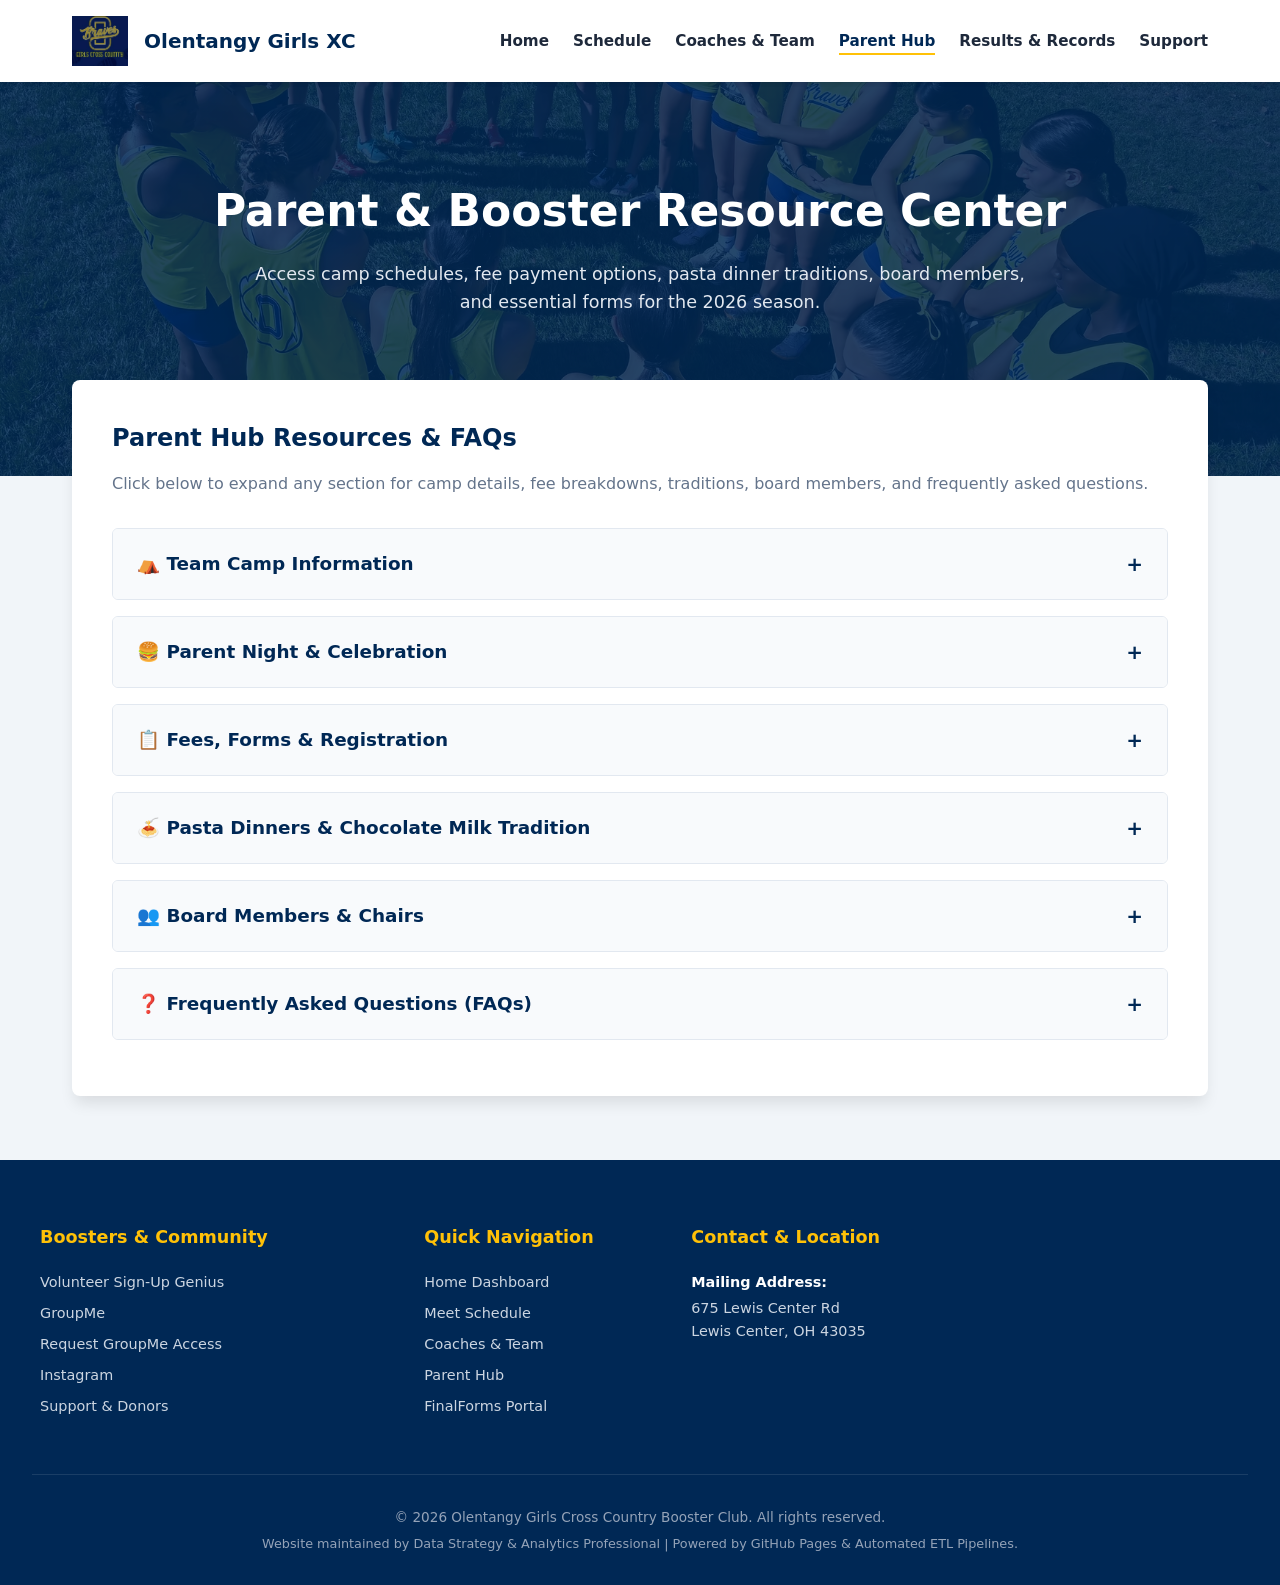
<file: parents.html>
<!DOCTYPE html>
<html lang="en">
<head>
    <meta charset="UTF-8">
    <meta name="viewport" content="width=device-width, initial-scale=1.0">
    <title>Parent Hub | Olentangy Girls Cross Country</title>
    <link rel="stylesheet" href="./assets/css/style.css">
    <style>
        /* Specific Page Overrides matching Home Page Design */
        .hero-section {
            background: linear-gradient(rgba(0, 40, 85, 0.85), rgba(0, 40, 85, 0.85)), url('./assets/img/cover-photo.jpg') no-repeat center center;
            background-size: cover;
            padding: 6rem 2rem 10rem 2rem;
            text-align: center;
            color: #ffffff;
        }
        
        .hero-section h2 {
            font-size: 2.75rem;
            margin: 0 0 1rem 0;
            color: #ffffff;
        }

        .hero-section p {
            max-width: 800px;
            margin: 0 auto;
            font-size: 1.1rem;
            line-height: 1.6;
            color: #e2e8f0;
        }

        .overlap-container {
            margin-top: -6rem;
            position: relative;
            z-index: 10;
        }

        /* Accordion Styles */
        .accordion-item {
            border: 1px solid #e2e8f0;
            border-radius: 6px;
            margin-bottom: 1rem;
            overflow: hidden;
            background: #ffffff;
        }
        .accordion-header {
            padding: 1.25rem 1.5rem;
            background-color: #f8fafc;
            display: flex;
            justify-content: space-between;
            align-items: center;
            cursor: pointer;
            font-weight: 600;
            color: var(--primary-navy);
            transition: background-color 0.2s;
            user-select: none;
        }
        .accordion-header:hover {
            background-color: #f1f5f9;
        }
        .accordion-header h3 {
            font-size: 1.15rem;
            margin: 0;
        }
        .accordion-icon {
            font-size: 1.25rem;
            font-weight: bold;
            color: var(--primary-navy);
            transition: transform 0.3s ease;
        }
        .accordion-content {
            max-height: 0;
            overflow: hidden;
            transition: max-height 0.35s ease-out;
            background: #ffffff;
            color: var(--text-dark);
            line-height: 1.6;
        }
        .accordion-body {
            padding: 1.5rem;
            border-top: 1px solid #e2e8f0;
        }
        .accordion-item.active .accordion-icon {
            transform: rotate(45deg);
        }
    </style>
</head>
<body style="background-color: #f1f5f9;">

    <!-- Dynamic Header Injection -->
    <header id="site-header"></header>

    <!-- Full-Width Hero Section -->
    <div class="hero-section">
        <h2>Parent &amp; Booster Resource Center</h2>
        <p>Access camp schedules, fee payment options, pasta dinner traditions, board members, and essential forms for the 2026 season.</p>
    </div>

    <!-- Main Content (Overlapping Container) -->
    <div class="container overlap-container">
        <div class="section-box" style="padding: 2.5rem; border: none; box-shadow: 0 10px 15px -3px rgba(0, 0, 0, 0.1);">
            
            <h3 style="color: var(--primary-navy); margin-bottom: 1rem; font-size: 1.5rem;">Parent Hub Resources &amp; FAQs</h3>
            <p style="color: var(--text-muted); margin-bottom: 2rem;">
                Click below to expand any section for camp details, fee breakdowns, traditions, board members, and frequently asked questions.
            </p>

            <!-- Accordion Section 1: Camp -->
            <div class="accordion-item">
                <div class="accordion-header">
                    <h3>⛺ Team Camp Information</h3>
                    <span class="accordion-icon">+</span>
                </div>
                <div class="accordion-content">
                    <div class="accordion-body">
                        <p><strong>Dates:</strong> Thursday, July 30th and Friday, July 31st, 2026</p>
                        <p><strong>Location:</strong> Camp Lazarus (4422 Columbus Pike, Delaware, OH 43015)</p>
                        <p><strong>Time:</strong> Begins each morning at 8:00 AM</p>
                        <p><strong>Details:</strong> Team members should pack a lunch. Dinner will be provided. A Medical Release Form is required for every participant.</p>
                    </div>
                </div>
            </div>

            <!-- Accordion Section 2: Parent Night -->
            <div class="accordion-item">
                <div class="accordion-header">
                    <h3>🍔 Parent Night &amp; Celebration</h3>
                    <span class="accordion-icon">+</span>
                </div>
                <div class="accordion-content">
                    <div class="accordion-body">
                        <p><strong>When:</strong> Following Camp on Friday, July 31st, 2026 at 5:30 PM</p>
                        <p><strong>Events:</strong> Family dinner followed by a short meeting presented by the boosters and team camp skits. Please plan to attend!</p>
                        <p style="margin-top: 1rem;"><em>Questions?</em> Email boosters at <a href="mailto:olentangygirlsxc@gmail.com" style="color: var(--primary-navy); font-weight: bold; text-decoration: underline;">olentangygirlsxc@gmail.com</a></p>
                    </div>
                </div>
            </div>

            <!-- Accordion Section 3: Fees & Forms -->
            <div class="accordion-item">
                <div class="accordion-header">
                    <h3>📋 Fees, Forms &amp; Registration</h3>
                    <span class="accordion-icon">+</span>
                </div>
                <div class="accordion-content">
                    <div class="accordion-body">
                        <p><strong>Booster &amp; Camp Fee:</strong> $120 fee due by July 29, 2026. Covers camp costs, food, facility use, t-shirts, senior banners, replacement uniforms, website, and End-of-Year Celebration.</p>
                        <p style="margin-top: 0.75rem;"><strong>Payment Methods:</strong></p>
                        <ul style="padding-left: 1.25rem; margin-top: 0.5rem; margin-bottom: 1rem;">
                            <li style="margin-bottom: 0.5rem; color: var(--text-muted);"><strong>Check:</strong> Written to OAB with “OHS Girls XC Camp and Booster Fee” in memo line.</li>
                            <li style="margin-bottom: 0.5rem; color: var(--text-muted);"><strong>Cash:</strong> Give to Coaching Staff in a sealed envelope with athlete's name.</li>
                            <li style="margin-bottom: 0.5rem; color: var(--text-muted);"><strong>Zelle ID:</strong> <code style="background: #f1f5f9; padding: 2px 6px; border-radius: 4px;">ohsgxctreasurer@gmail.com</code> (designate runner's name).</li>
                            <li style="margin-bottom: 0.5rem; color: var(--text-muted);"><strong>Venmo:</strong> <code style="background: #f1f5f9; padding: 2px 6px; border-radius: 4px;">@ohsgirlsxc</code> (designate runner's name).</li>
                        </ul>
                        <p style="margin-top: 0.75rem;"><strong>Required Forms:</strong> OHSAA Physical Form and <a href="https://olentangy-oh.finalforms.com" target="_blank" rel="noopener noreferrer" style="color: var(--primary-navy); font-weight: bold; text-decoration: underline;">FinalForms</a> registration must be completed prior to mandatory practice.</p>
                    </div>
                </div>
            </div>

            <!-- Accordion Section 4: Traditions -->
            <div class="accordion-item">
                <div class="accordion-header">
                    <h3>🍝 Pasta Dinners &amp; Chocolate Milk Tradition</h3>
                    <span class="accordion-icon">+</span>
                </div>
                <div class="accordion-content">
                    <div class="accordion-body">
                        <p><strong>Pasta Dinners:</strong> Every Thursday after practice. Hosted at homes or parks. Team arrives around 5:00 PM. Boosters provide serving ware and pasta (scheduled with Carrabba’s). Hosts provide drinks and desserts.</p>
                        <p style="margin-top: 0.75rem;"><strong>Chocolate Milk Tradition:</strong> One gallon provided by boosters after every meet to replenish muscle tissue with an optimal 3:1 carb-to-protein recovery ratio.</p>
                    </div>
                </div>
            </div>

            <!-- Accordion Section: Board Members & Chairs -->
            <div class="accordion-item">
                <div class="accordion-header">
                    <h3>👥 Board Members &amp; Chairs</h3>
                    <span class="accordion-icon">+</span>
                </div>
                <div class="accordion-content">
                    <div class="accordion-body">
                        <div style="display: flex; justify-content: space-between; align-items: center; border-bottom: 2px solid var(--primary-gold); padding-bottom: 0.5rem; margin-bottom: 1rem;">
                            <strong style="color: var(--primary-navy); font-size: 1.1rem;">Board Members</strong>
                            <span style="font-size: 0.9rem; color: var(--text-muted);">2026 Season</span>
                        </div>
                        
                        <div style="display: grid; grid-template-columns: 1fr 1fr; gap: 0.75rem 2rem; margin-bottom: 2rem;">
                            <div style="font-weight: 700; color: var(--primary-navy);">Booster President</div>
                            <div style="color: var(--text-dark);">Staci Coyle / Stephanie Herbert</div>
                            
                            <div style="font-weight: 700; color: var(--primary-navy);">Booster Vice President</div>
                            <div style="color: var(--text-dark);">Tracey Buday</div>
                            
                            <div style="font-weight: 700; color: var(--primary-navy);">Booster Treasurer / Secretary</div>
                            <div style="color: var(--text-dark);">Jake and Allison Denehy</div>
                            
                            <div style="font-weight: 700; color: var(--primary-navy);">OBA Representative</div>
                            <div style="color: var(--text-dark);">Scott Sheaf</div>
                        </div>

                        <div style="border-bottom: 2px solid var(--primary-gold); padding-bottom: 0.5rem; margin-bottom: 1rem;">
                            <strong style="color: var(--primary-navy); font-size: 1.1rem;">Coordinators</strong>
                        </div>
                        
                        <div style="display: grid; grid-template-columns: 1fr 1fr; gap: 0.75rem 2rem; margin-bottom: 2rem;">
                            <div style="font-weight: 700; color: var(--primary-navy);">Fundraising &amp; Pasta Dinners</div>
                            <div style="color: var(--text-dark);">XC Boosters</div>
                            
                            <div style="font-weight: 700; color: var(--primary-navy);">Donation Requests</div>
                            <div style="color: var(--text-dark);">XC Boosters</div>
                            
                            <div style="font-weight: 700; color: var(--primary-navy);">Spirit Wear</div>
                            <div style="color: var(--text-dark);">Keith Conkling</div>
                            
                            <div style="font-weight: 700; color: var(--primary-navy);">Team Photos</div>
                            <div style="color: var(--text-dark);">Bob Herbert</div>
                            
                            <div style="font-weight: 700; color: var(--primary-navy);">Website Coordinator</div>
                            <div style="color: var(--text-dark);">Stephanie Herbert</div>
                            
                            <div style="font-weight: 700; color: var(--primary-navy);">Chocolate Milk</div>
                            <div style="color: var(--text-dark);">Maureen and Jason Russ</div>
                        </div>

                        <div style="border-bottom: 2px solid var(--primary-gold); padding-bottom: 0.5rem; margin-bottom: 1rem;">
                            <strong style="color: var(--primary-navy); font-size: 1.1rem;">Volunteer Opportunities</strong>
                        </div>
                        
                        <div style="display: grid; grid-template-columns: 1fr 1fr; gap: 0.75rem 2rem;">
                            <div style="font-weight: 700; color: var(--primary-navy);">Decorating for Event</div>
                            <div style="color: var(--text-dark);">Colleen Sheaf</div>
                            
                            <div style="font-weight: 700; color: var(--primary-navy);">Meet Photographer</div>
                            <div style="color: var(--text-dark);">Bob Herbert</div>
                            
                            <div style="font-weight: 700; color: var(--primary-navy);">End of Season Celebration</div>
                            <div style="color: var(--text-dark);">XC Boosters</div>
                        </div>
                    </div>
                </div>
            </div>

            <!-- Accordion Section 5: FAQs -->
            <div class="accordion-item">
                <div class="accordion-header">
                    <h3>❓ Frequently Asked Questions (FAQs)</h3>
                    <span class="accordion-icon">+</span>
                </div>
                <div class="accordion-content">
                    <div class="accordion-body">
                        <h4 style="color: var(--primary-navy); margin-bottom: 0.25rem; font-size: 1rem;">Transportation to Off-Site Practices</h4>
                        <p style="margin-bottom: 1rem;">If she doesn't drive yet, she'll be assigned to another team member who is a Senior or Junior with a driver's license to safely transport her. Off-site practices happen at Highbanks Metro Park, Alum Creek Below the Dam, Marina/Beach, or Liberty Park (Wednesday/Friday practices and lifting are at OHS).</p>
                        
                        <h4 style="color: var(--primary-navy); margin-bottom: 0.25rem; font-size: 1rem;">Race Day Expectations</h4>
                        <p style="margin-bottom: 1rem;">Athletes run a 5k (3.1 miles). Athletes must ride the team bus to meets and sign out with parents before leaving. Parents should <strong>NOT</strong> enter the athlete tent area during the 45 minutes before a meet and 30 minutes after.</p>

                        <h4 style="color: var(--primary-navy); margin-bottom: 0.25rem; font-size: 1rem;">Where should parents hang out during races?</h4>
                        <p>Visit the <strong>Parent Tent</strong>, set up away from the team area, where parents mingle, check viewing locations, enjoy snacks, and celebrate accomplishments.</p>
                    </div>
                </div>
            </div>

        </div>
    </div>

    <!-- Dynamic Footer Injection -->
    <footer class="expanded-footer" id="site-footer"></footer>
    
    <!-- Central JavaScript handling dynamic header/footer, mobile nav, and accordion toggles -->
    <script src="./assets/js/main.js"></script>
</body>
</html>
</file>
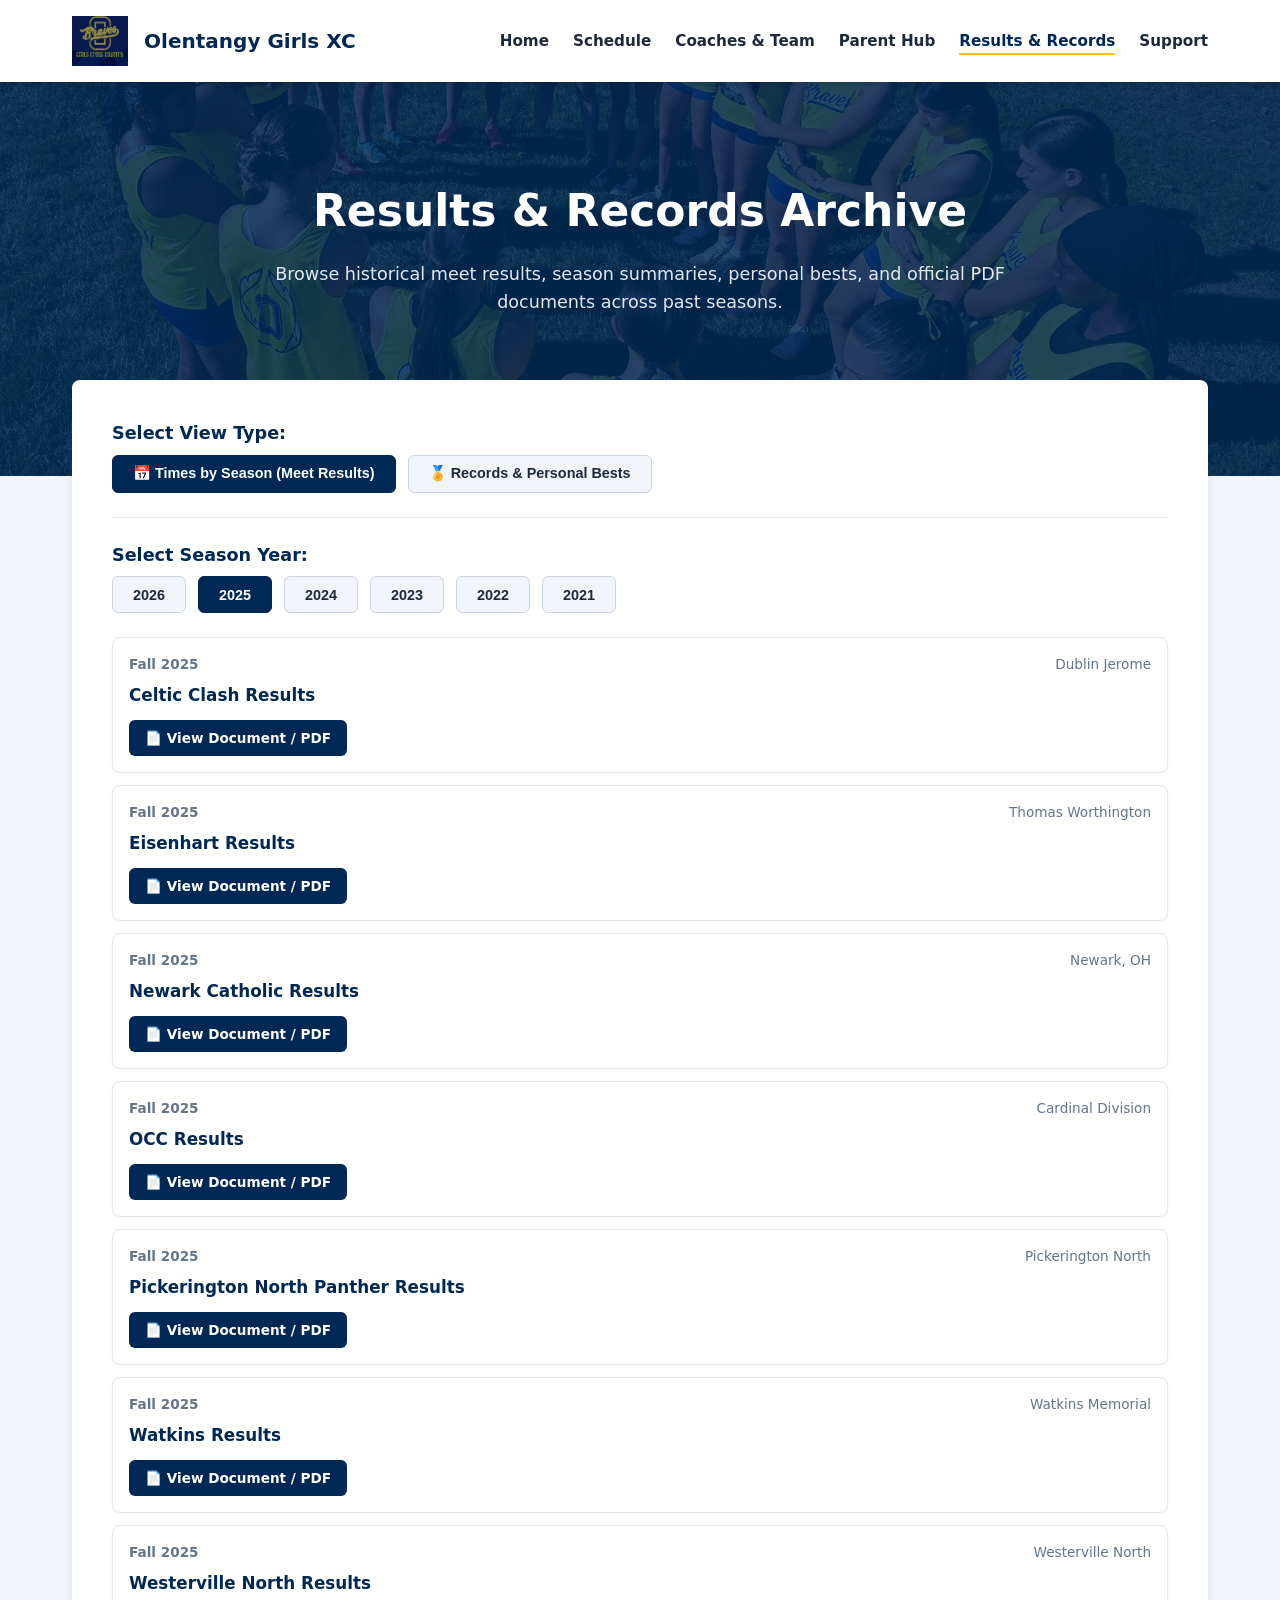
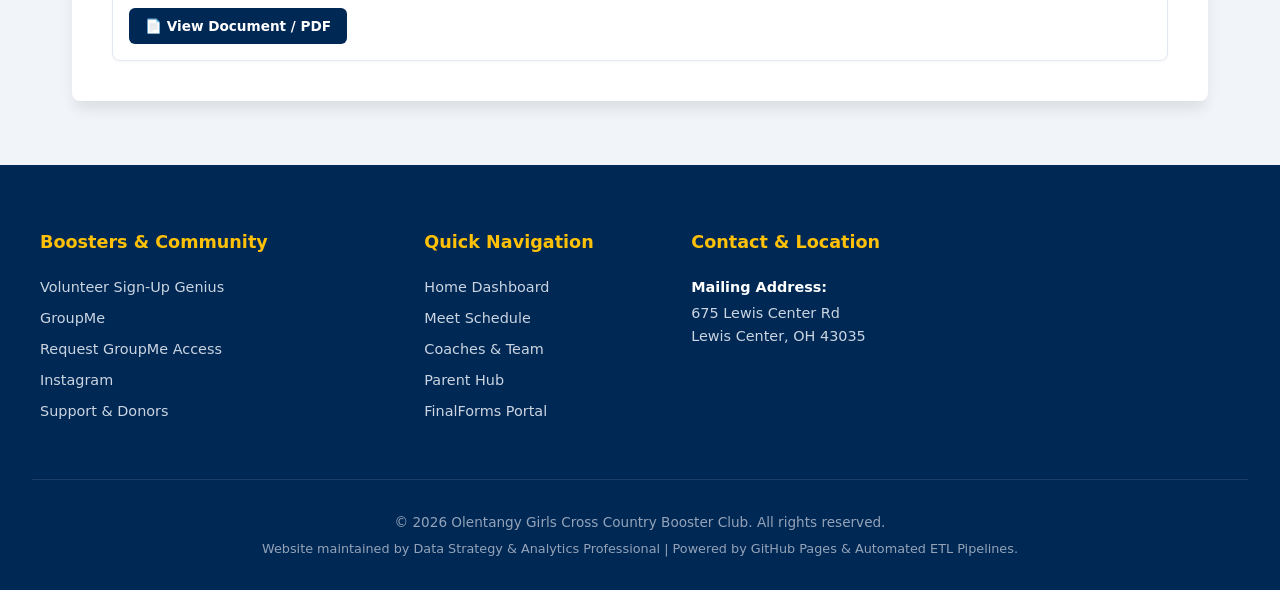
<file: results.html>
<!DOCTYPE html>
<html lang="en">
<head>
    <meta charset="UTF-8">
    <meta name="viewport" content="width=device-width, initial-scale=1.0">
    <title>Results &amp; Records | Olentangy Girls Cross Country</title>
    <link rel="stylesheet" href="./assets/css/style.css">
    <style>
        .hero-section {
            background: linear-gradient(rgba(0, 40, 85, 0.85), rgba(0, 40, 85, 0.85)), url('./assets/img/cover-photo.jpg') no-repeat center center;
            background-size: cover;
            padding: 6rem 2rem 10rem 2rem;
            text-align: center;
            color: #ffffff;
        }
        .hero-section h2 {
            font-size: 2.75rem;
            margin: 0 0 1rem 0;
            color: #ffffff;
        }
        .hero-section p {
            max-width: 800px;
            margin: 0 auto;
            font-size: 1.1rem;
            line-height: 1.6;
            color: #e2e8f0;
        }
        .overlap-container {
            margin-top: -6rem;
            position: relative;
            z-index: 10;
        }
        .filter-section-title {
            font-size: 1.1rem;
            color: var(--primary-navy);
            font-weight: 700;
            margin-bottom: 0.5rem;
        }
        .filter-buttons {
            display: flex;
            gap: 0.75rem;
            flex-wrap: wrap;
            margin-bottom: 1.5rem;
        }
        .filter-btn {
            background-color: #f1f5f9;
            color: var(--text-dark);
            border: 1px solid #cbd5e1;
            padding: 0.6rem 1.25rem;
            border-radius: 6px;
            font-weight: 600;
            font-size: 0.9rem;
            cursor: pointer;
            transition: all 0.2s ease;
        }
        .filter-btn:hover, .filter-btn.active {
            background-color: var(--primary-navy);
            color: var(--white);
            border-color: var(--primary-navy);
        }
        .results-container {
            display: flex;
            flex-direction: column;
            gap: 12px;
        }
        .event-card {
            background: #ffffff;
            border: 1px solid #e2e8f0;
            border-radius: 8px;
            padding: 16px;
            box-shadow: 0 1px 3px rgba(0, 0, 0, 0.04);
        }
        .card-header {
            display: flex;
            justify-content: space-between;
            align-items: center;
            margin-bottom: 8px;
        }
        .event-date {
            font-size: 0.85rem;
            color: var(--text-muted);
            font-weight: 600;
        }
        .event-title {
            font-size: 1.05rem;
            font-weight: 700;
            color: var(--primary-navy);
            margin: 0 0 12px 0;
        }
        .btn-gold {
            background-color: var(--primary-gold);
            color: var(--primary-navy);
            padding: 0.5rem 1rem;
            border-radius: 6px;
            font-weight: 700;
            font-size: 0.85rem;
            text-decoration: none;
            display: inline-block;
        }
        .btn-navy {
            background-color: var(--primary-navy);
            color: var(--white);
            padding: 0.5rem 1rem;
            border-radius: 6px;
            font-weight: 700;
            font-size: 0.85rem;
            text-decoration: none;
            display: inline-block;
        }
    </style>
</head>
<body style="background-color: #f1f5f9;">

    <!-- Dynamic Header Injection -->
    <header id="site-header"></header>

    <!-- Hero Section -->
    <div class="hero-section">
        <h2>Results &amp; Records Archive</h2>
        <p>Browse historical meet results, season summaries, personal bests, and official PDF documents across past seasons.</p>
    </div>

    <!-- Main Content Container -->
    <div class="container overlap-container">
        <div class="section-box" style="padding: 2.5rem; background: #fff; border-radius: 8px; box-shadow: 0 10px 15px -3px rgba(0, 0, 0, 0.1);">
            
            <!-- Tier 1: Category Filter (Times by Season vs Records & PBs) -->
            <div class="filter-section-title">Select View Type:</div>
            <div class="filter-buttons" id="categoryFilterButtons">
                <button class="filter-btn active" data-category="results">&#x1F4C5; Times by Season (Meet Results)</button>
                <button class="filter-btn" data-category="records">&#x1F3C5; Records &amp; Personal Bests</button>
            </div>

            <hr style="border: none; border-top: 1px solid #e2e8f0; margin: 1.5rem 0;">

            <!-- Tier 2: Season Year Selector Tabs -->
            <div class="filter-section-title">Select Season Year:</div>
            <div class="filter-buttons" id="yearFilterButtons">
                <button class="filter-btn" data-year="2026">2026</button>
                <!-- UI BUG FIX: 2025 is now the active UI tab to match the JS default -->
                <button class="filter-btn active" data-year="2025">2025</button>
                <button class="filter-btn" data-year="2024">2024</button>
                <button class="filter-btn" data-year="2023">2023</button>
                <button class="filter-btn" data-year="2022">2022</button>
                <button class="filter-btn" data-year="2021">2021</button>
            </div>

            <!-- Results Feed Container -->
            <div id="resultsContainer" class="results-container">
                <div style="text-align: center; padding: 2rem; color: var(--text-muted);">
                    Loading records data...
                </div>
            </div>

        </div>
    </div>

    <!-- Dynamic Footer Injection -->
    <footer class="expanded-footer" id="site-footer"></footer>

    <!-- Shared Main JavaScript File -->
    <script src="./assets/js/main.js"></script>

    <!-- Page-Specific Results Filtering Logic -->
    <script>
        document.addEventListener("DOMContentLoaded", function () {
            let allResults = [];
            let currentCategory = "results"; // default view
            let currentYear = "2025"; // default year

            const resultsContainer = document.getElementById("resultsContainer");
            const categoryButtons = document.querySelectorAll("#categoryFilterButtons .filter-btn");
            const yearButtons = document.querySelectorAll("#yearFilterButtons .filter-btn");

            function formatDriveUrl(url) {
                if (url && url.includes("drive.google.com")) {
                    return url.replace(/\/view\?usp=sharing|\/view.*/, "/preview");
                }
                return url;
            }

            function filterAndRender() {
                const filtered = allResults.filter(item => {
                    let itemCat = "results";
                    // JS FIX: target 'meetname' exactly as output by the ETL script
                    const meetName = (item.meetname || "").toLowerCase();
                    
                    if (meetName.includes("personal bests") || meetName.includes("season times")) {
                        itemCat = "records";
                    }

                    const itemYear = String(item.year || "").trim();
                    return itemCat === currentCategory && itemYear === currentYear;
                });

                if (filtered.length === 0) {
                    resultsContainer.innerHTML = `<div style="text-align: center; padding: 2rem; color: var(--text-muted);">No records found for ${currentYear} under this category.</div>`;
                    return;
                }

                resultsContainer.innerHTML = filtered.map(meet => {
                    let actionButtons = '';
                    // JS FIX: target 'pdfurl' exactly as output by the ETL script
                    const finalPdfUrl = formatDriveUrl(meet.pdfurl);
                    
                    if (finalPdfUrl) {
                        actionButtons += `<a href="${finalPdfUrl}" target="_blank" rel="noopener noreferrer" class="btn-navy">&#x1F4C4; View Document / PDF</a>`;
                    }
                    // JS FIX: target 'externalurl' exactly as output by the ETL script
                    if (meet.externalurl) {
                        actionButtons += `<a href="${meet.externalurl}" target="_blank" rel="noopener noreferrer" class="btn-gold">&#x1F517; External Link</a>`;
                    }

                    return `
                        <div class="event-card">
                            <div class="card-header">
                                <span class="event-date">${meet.date || ''}</span>
                                <span style="font-size: 0.85rem; color: var(--text-muted);">${meet.location || ''}</span>
                            </div>
                            <!-- JS FIX: target 'meetname' exactly as output by the ETL script -->
                            <h3 class="event-title">${meet.meetname || ''}</h3>
                            <div style="display: flex; flex-wrap: wrap; gap: 0.5rem;">
                                ${actionButtons}
                            </div>
                        </div>
                    `;
                }).join('');
            }

            // Fallback to local JSON dataset
            fetch("./assets/data/results.json")
                .then(res => {
                    if (!res.ok) throw new Error("Could not load local results.json");
                    return res.json();
                })
                .then(data => {
                    allResults = data;
                    filterAndRender();
                })
                .catch(err => {
                    console.error("Error loading results data:", err);
                    resultsContainer.innerHTML = `<div style="text-align: center; padding: 2rem; color: #dc2626;">Unable to load records data at this time. Please check back later.</div>`;
                });

            // Category Tab Click Logic
            categoryButtons.forEach(btn => {
                btn.addEventListener("click", function () {
                    categoryButtons.forEach(b => b.classList.remove("active"));
                    this.classList.add("active");
                    currentCategory = this.getAttribute("data-category");
                    filterAndRender();
                });
            });

            // Year Tab Click Logic
            yearButtons.forEach(btn => {
                btn.addEventListener("click", function () {
                    yearButtons.forEach(b => b.classList.remove("active"));
                    this.classList.add("active");
                    currentYear = this.getAttribute("data-year");
                    filterAndRender();
                });
            });
        });
    </script>
</body>
</html>
</file>
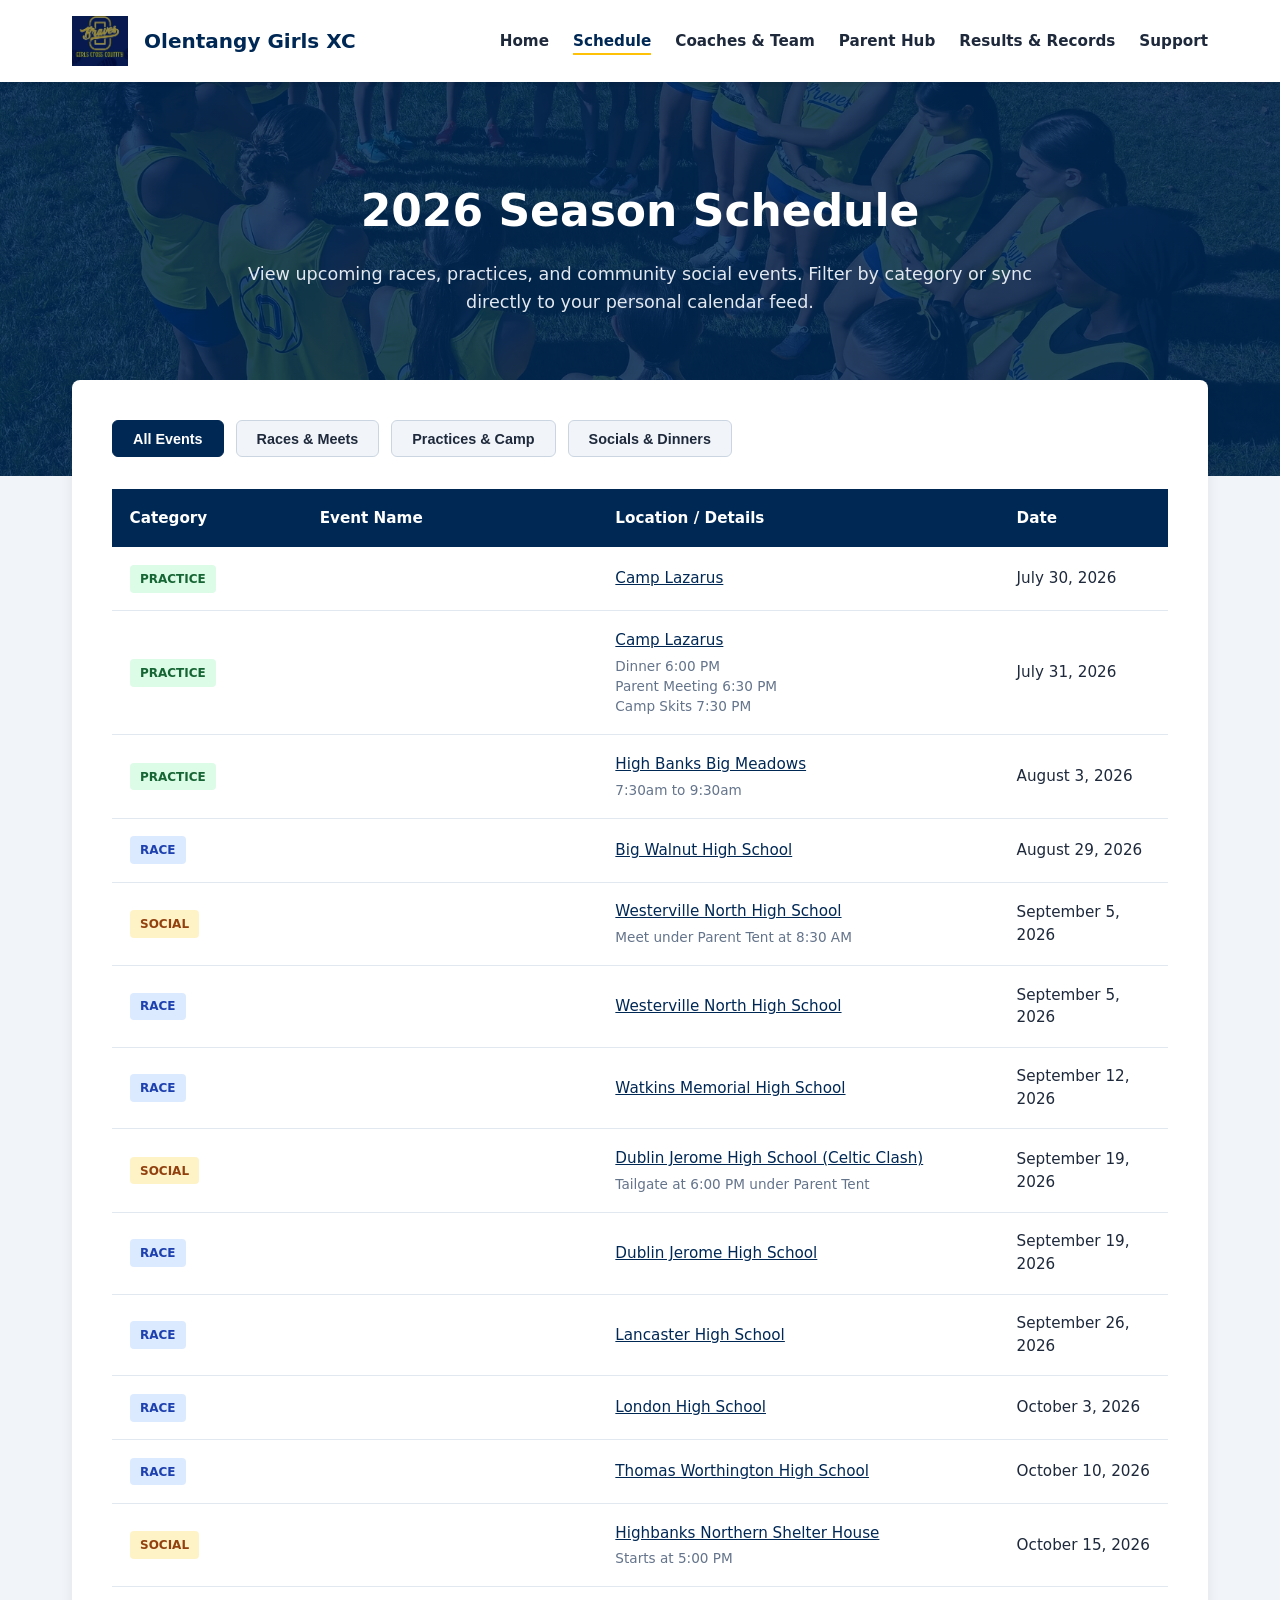
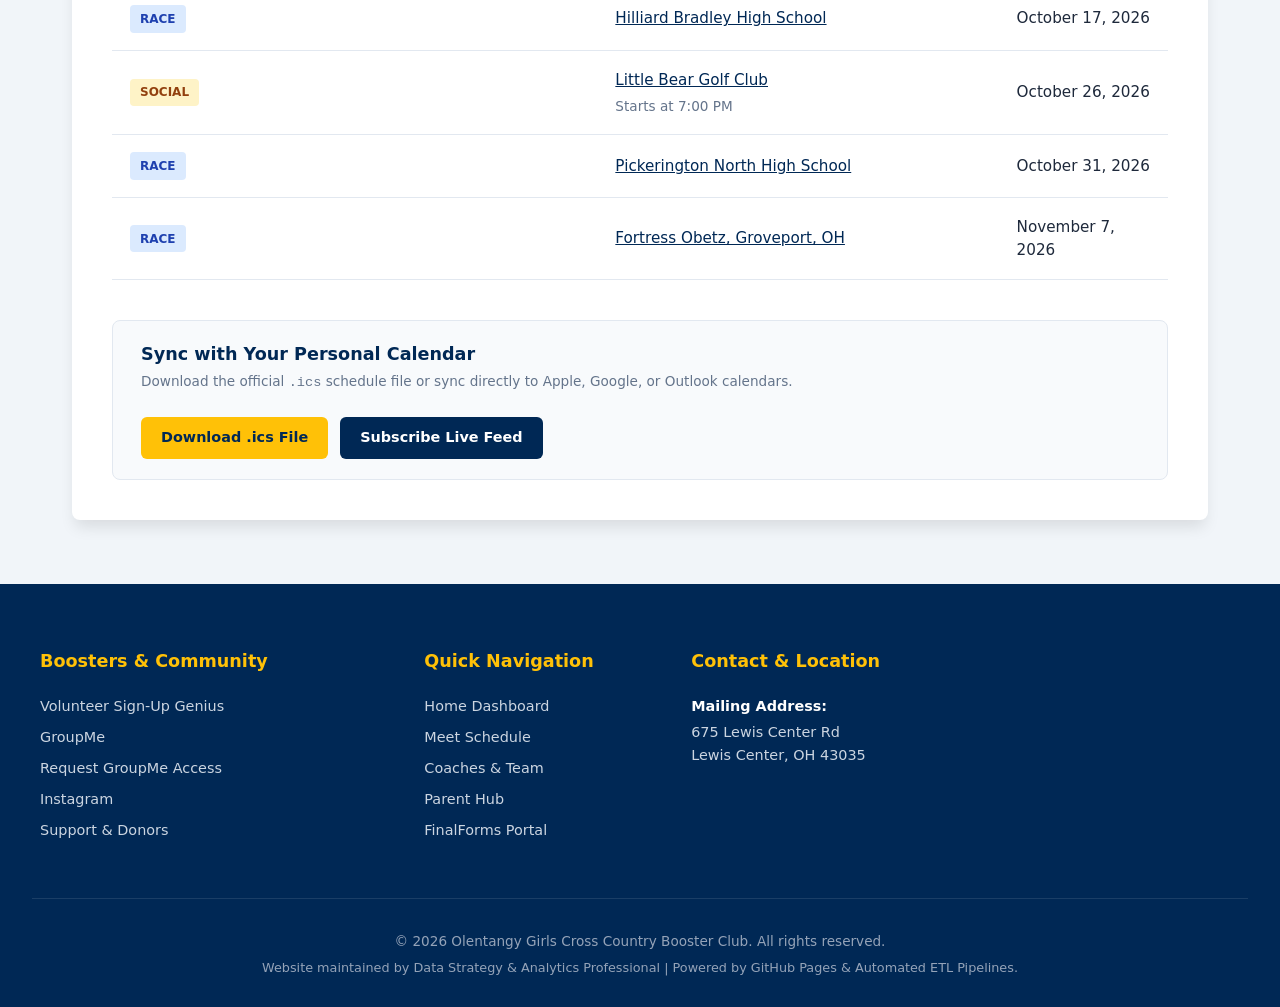
<file: schedule.html>
<!DOCTYPE html>
<html lang="en">
<head>
    <!-- ========================================================================== -->
    <!-- Document Metadata & Stylesheets                                          -->
    <!-- ========================================================================== -->
    <meta charset="UTF-8">
    <meta name="viewport" content="width=device-width, initial-scale=1.0">
    <title>Schedule | Olentangy Girls Cross Country</title>
    <link rel="stylesheet" href="./assets/css/style.css">
    <style>
        /* ========================================================================== */
        /* Page Specific Overrides & Layout Styling                                 */
        /* ========================================================================== */
        .hero-section {
            background: linear-gradient(rgba(0, 40, 85, 0.85), rgba(0, 40, 85, 0.85)), url('./assets/img/cover-photo.jpg') no-repeat center center;
            background-size: cover;
            padding: 6rem 2rem 10rem 2rem;
            text-align: center;
            color: #ffffff;
        }
        
        .hero-section h2 {
            font-size: 2.75rem;
            margin: 0 0 1rem 0;
            color: #ffffff;
        }

        .hero-section p {
            max-width: 800px;
            margin: 0 auto;
            font-size: 1.1rem;
            line-height: 1.6;
            color: #e2e8f0;
        }

        .overlap-container {
            margin-top: -6rem;
            position: relative;
            z-index: 10;
        }

        /* Filter Buttons Styling */
        .filter-buttons {
            display: flex;
            gap: 0.75rem;
            flex-wrap: wrap;
            margin-bottom: 2rem;
        }
        .filter-btn {
            background-color: #f1f5f9;
            color: var(--text-dark);
            border: 1px solid #cbd5e1;
            padding: 0.6rem 1.25rem;
            border-radius: 6px;
            font-weight: 600;
            font-size: 0.9rem;
            cursor: pointer;
            transition: all 0.2s ease;
        }
        .filter-btn:hover, .filter-btn.active {
            background-color: var(--primary-navy);
            color: var(--white);
            border-color: var(--primary-navy);
        }

        /* Schedule Table Layout & Interactions */
        .schedule-table-wrapper {
            overflow-x: auto;
            margin-bottom: 2.5rem;
        }
        .schedule-table {
            width: 100%;
            border-collapse: collapse;
            text-align: left;
            font-size: 0.95rem;
        }
        .schedule-table th {
            background-color: var(--primary-navy);
            color: var(--white);
            padding: 1.1rem;
            font-weight: 600;
        }
        .schedule-table td {
            padding: 1.1rem;
            border-bottom: 1px solid #e2e8f0;
            color: var(--text-dark);
        }
        .schedule-table tr:hover {
            background-color: #f8fafc;
        }
        
        /* Category Badges */
        .cat-badge {
            display: inline-block;
            padding: 0.3rem 0.65rem;
            border-radius: 4px;
            font-size: 0.75rem;
            font-weight: 700;
            text-transform: uppercase;
        }
        .cat-race { background-color: #dbeafe; color: #1e40af; }
        .cat-practice { background-color: #dcfce7; color: #166534; }
        .cat-social { background-color: #fef3c7; color: #92400e; }
        
        .details-note {
            display: block;
            font-size: 0.85rem;
            color: var(--text-muted);
            margin-top: 0.25rem;
        }

        /* ICS Calendar Sync Card - Dual-button layout */
        .ics-card {
            background-color: #f8fafc;
            border: 1px solid #e2e8f0;
            border-radius: 8px;
            padding: 1.25rem 1.75rem;
            display: flex;
            justify-content: space-between;
            align-items: center;
            flex-wrap: wrap;
            gap: 1.5rem;
        }
        .ics-card-content h3 {
            color: var(--primary-navy);
            font-size: 1.1rem;
            margin-bottom: 0.2rem;
        }
        .ics-card-content p {
            color: var(--text-muted);
            font-size: 0.85rem;
            margin: 0;
        }
        
        .ics-actions {
            display: flex;
            gap: 0.75rem;
            align-items: center;
            flex-wrap: wrap;
        }

        .btn-gold {
            background-color: var(--primary-gold);
            color: var(--primary-navy);
            padding: 0.65rem 1.25rem;
            border-radius: 6px;
            font-weight: 700;
            font-size: 0.9rem;
            text-decoration: none;
            transition: all 0.2s ease;
            display: inline-block;
            border: none;
            cursor: pointer;
        }
        .btn-gold:hover {
            background-color: #e6c547;
            opacity: 0.95;
        }

        .btn-navy {
            background-color: var(--primary-navy);
            color: var(--white);
            padding: 0.65rem 1.25rem;
            border-radius: 6px;
            font-weight: 700;
            font-size: 0.9rem;
            text-decoration: none;
            transition: all 0.2s ease;
            display: inline-block;
            border: none;
            cursor: pointer;
        }
        .btn-navy:hover {
            opacity: 0.9;
        }
    </style>
</head>
<body style="background-color: #f1f5f9;">

    <!-- Dynamic Header Injection Point -->
    <header id="site-header"></header>

    <!-- Full-Width Hero Section -->
    <div class="hero-section">
        <h2>2026 Season Schedule</h2>
        <p>View upcoming races, practices, and community social events. Filter by category or sync directly to your personal calendar feed.</p>
    </div>

    <!-- Main Content Container (Overlapping Hero) -->
    <div class="container overlap-container">
        <div class="section-box" style="padding: 2.5rem; border: none; box-shadow: 0 10px 15px -3px rgba(0, 0, 0, 0.1);">
            
            <!-- Category Filter Controls -->
            <div class="filter-buttons">
                <button class="filter-btn active" data-filter="all">All Events</button>
                <button class="filter-btn" data-filter="race">Races &amp; Meets</button>
                <button class="filter-btn" data-filter="practice">Practices &amp; Camp</button>
                <button class="filter-btn" data-filter="social">Socials &amp; Dinners</button>
            </div>

            <!-- Desktop Schedule Table Wrapper -->
            <div class="schedule-table-wrapper desktop-table">
                <table class="schedule-table">
                    <thead>
                        <tr>
                            <th style="width: 18%;">Category</th>
                            <th style="width: 28%;">Event Name</th>
                            <th style="width: 38%;">Location / Details</th>
                            <th style="width: 16%;">Date</th>
                        </tr>
                    </thead>
                    <tbody id="scheduleTableBody">
                        <tr>
                            <td colspan="4" style="text-align: center; padding: 2rem; color: var(--text-muted);">
                                Loading schedule data...
                            </td>
                        </tr>
                    </tbody>
                </table>
            </div>

            <!-- Mobile Card Layout Wrapper -->
            <div class="mobile-cards" id="mobileCardsContainer">
                <div style="text-align: center; padding: 2rem; color: var(--text-muted);">
                    Loading schedule data...
                </div>
            </div>

            <!-- Dual-Action Personal Calendar Sync Card Component -->
            <div class="ics-card">
                <div class="ics-card-content">
                    <h3>Sync with Your Personal Calendar</h3>
                    <p>Download the official <code>.ics</code> schedule file or sync directly to Apple, Google, or Outlook calendars.</p>
                </div>
                <div class="ics-actions">
                    <a href="./assets/data/schedule.ics" class="btn-gold">Download .ics File</a>
                    <a href="webcal://olentangygirlsxc.com/assets/data/schedule.ics" class="btn-navy">Subscribe Live Feed</a>
                </div>
            </div>

        </div>
    </div>

    <!-- Dynamic Footer Injection Point -->
    <footer class="expanded-footer" id="site-footer"></footer>

    <!-- Shared Main JavaScript File -->
    <script src="./assets/js/main.js"></script>

    <!-- Page-Specific Schedule Data Loader & Category Filter Logic -->
    <script>
        document.addEventListener("DOMContentLoaded", function () {
            let allEvents = [];
            const tableBody = document.getElementById("scheduleTableBody");
            const mobileCardsContainer = document.getElementById("mobileCardsContainer");
            const filterButtons = document.querySelectorAll(".filter-btn");

            function getCategoryClass(category) {
                const catLower = (category || "").toLowerCase();
                if (catLower.includes("race") || catLower.includes("meet")) return "cat-race";
                if (catLower.includes("practice") || catLower.includes("camp")) return "cat-practice";
                return "cat-social";
            }

            function renderSchedule(events) {
                if (!events || events.length === 0) {
                    const emptyHtml = `<tr><td colspan="4" style="text-align: center; padding: 2rem; color: var(--text-muted);">No schedule events found. Please check back shortly.</td></tr>`;
                    tableBody.innerHTML = emptyHtml;
                    mobileCardsContainer.innerHTML = `<div style="text-align: center; padding: 2rem; color: var(--text-muted);">No schedule events found.</div>`;
                    return;
                }

                // 1. Render Desktop Table Rows
                tableBody.innerHTML = events.map(event => {
                    let locationHtml = event.location || 'TBD';
                    if (event.address) {
                        const mapsUrl = `https://www.google.com/maps/search/?api=1&query=${encodeURIComponent(event.address)}`;
                        locationHtml = `<a href="${mapsUrl}" target="_blank" rel="noopener noreferrer" style="color: var(--primary-navy); text-decoration: underline;" title="${event.address}">${event.location}</a>`;
                    }
                    if (event.details) {
                        locationHtml += `<span class="details-note">${event.details}</span>`;
                    }

                    return `
                        <tr>
                            <td><span class="cat-badge ${getCategoryClass(event.category)}">${event.category || 'Event'}</span></td>
                            <td><strong>${event.eventName || ''}</strong></td>
                            <td>${locationHtml}</td>
                            <td>${event.date || ''}</td>
                        </tr>
                    `;
                }).join('');

                // 2. Render Mobile Cards
                mobileCardsContainer.innerHTML = events.map(event => {
                    let locationHtml = event.location || 'TBD';
                    if (event.address) {
                        const mapsUrl = `https://www.google.com/maps/search/?api=1&query=${encodeURIComponent(event.address)}`;
                        locationHtml = `<a href="${mapsUrl}" target="_blank" rel="noopener noreferrer" style="color: var(--primary-navy); text-decoration: underline;" title="${event.address}">${event.location}</a>`;
                    }
                    if (event.details) {
                        locationHtml += `<span class="details-note">${event.details}</span>`;
                    }

                    return `
                        <div class="event-card">
                            <div class="card-header">
                                <span class="cat-badge ${getCategoryClass(event.category)}">${event.category || 'Event'}</span>
                                <span class="event-date">${event.date || ''}</span>
                            </div>
                            <h3 class="event-title">${event.eventName || ''}</h3>
                            <p class="event-location"><strong>Location:</strong> ${locationHtml}</p>
                        </div>
                    `;
                }).join('');
            }

            fetch("./assets/data/schedule.json")
                .then(response => {
                    if (!response.ok) throw new Error("Network response was not ok");
                    return response.json();
                })
                .then(data => {
                    allEvents = data;
                    renderSchedule(allEvents);
                })
                .catch(error => {
                    console.error("Error loading schedule:", error);
                    const errorHtml = `<tr><td colspan="4" style="text-align: center; padding: 2rem; color: #dc2626;">Syncing latest schedule data. Please check back shortly.</td></tr>`;
                    tableBody.innerHTML = errorHtml;
                    mobileCardsContainer.innerHTML = `<div style="text-align: center; padding: 2rem; color: #dc2626;">Syncing latest schedule data.</div>`;
                });

            filterButtons.forEach(btn => {
                btn.addEventListener("click", function () {
                    filterButtons.forEach(b => b.classList.remove("active"));
                    this.classList.add("active");

                    const filter = this.getAttribute("data-filter");
                    if (filter === "all") {
                        renderSchedule(allEvents);
                    } else {
                        const filtered = allEvents.filter(event => {
                            const cat = (event.category || "").toLowerCase();
                            return cat.includes(filter);
                        });
                        renderSchedule(filtered);
                    }
                });
            });
        });
    </script>
</body>
</html>
</file>
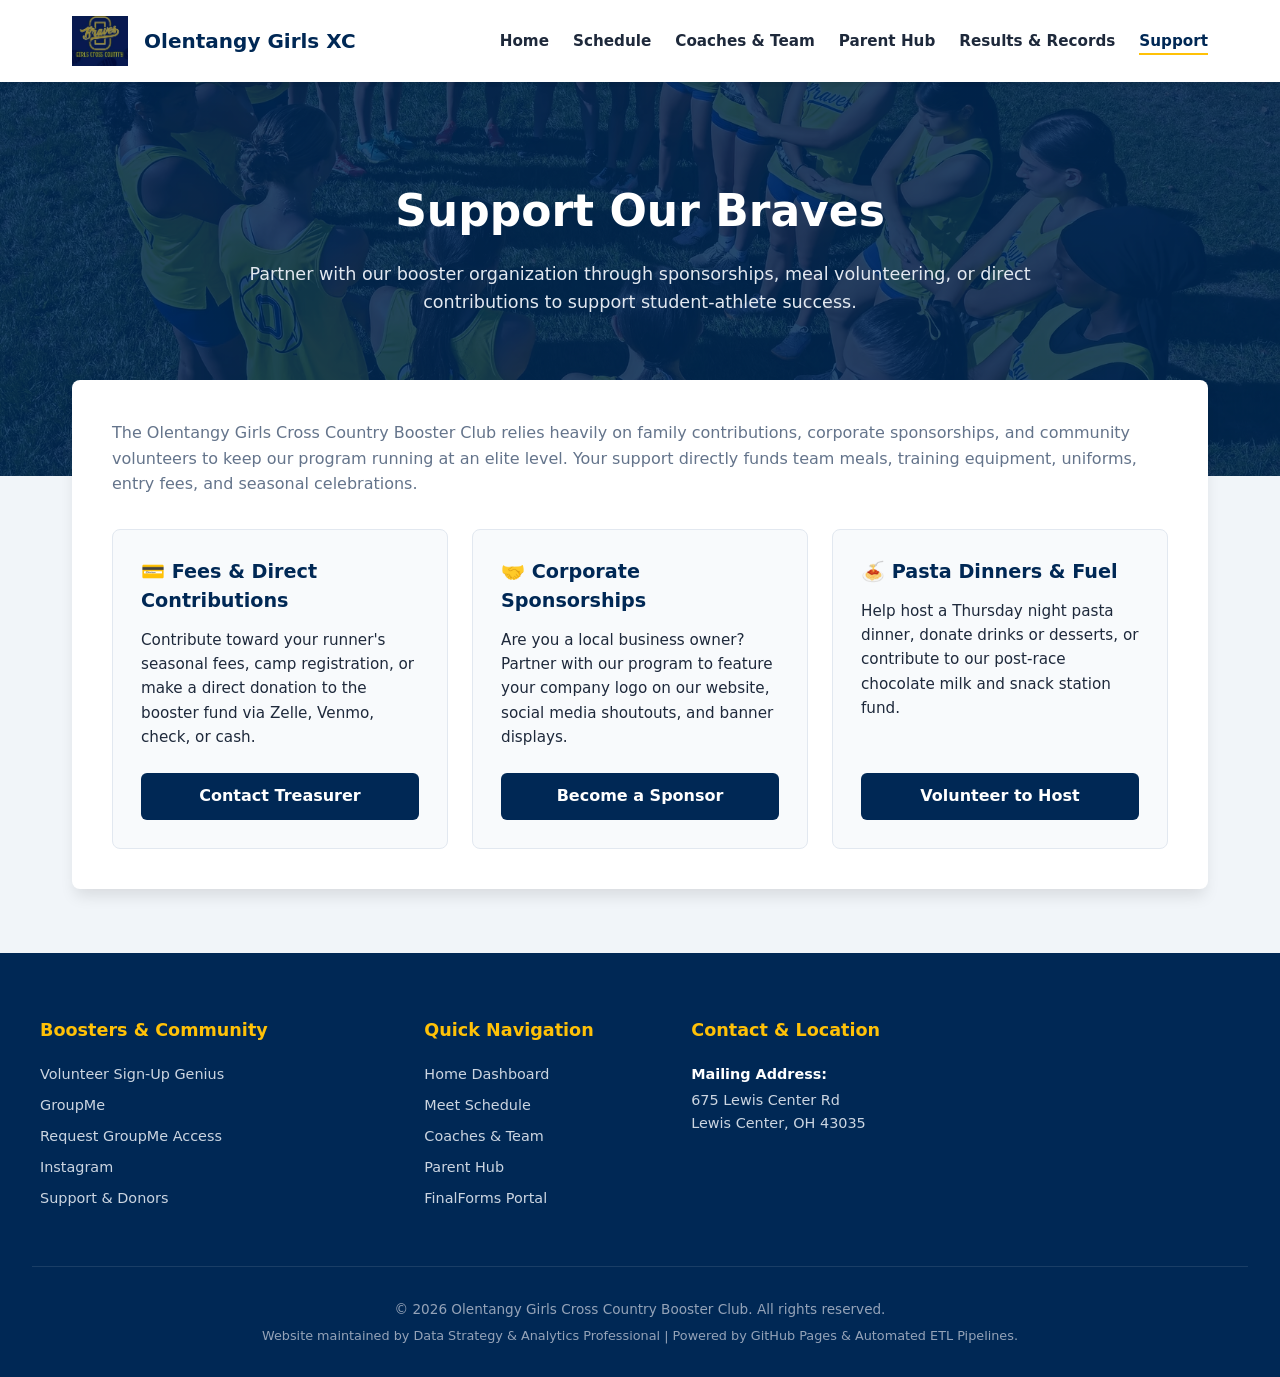
<file: support.html>
<!DOCTYPE html>
<html lang="en">
<head>
    <meta charset="UTF-8">
    <meta name="viewport" content="width=device-width, initial-scale=1.0">
    <title>Support &amp; Sponsorships | Olentangy Girls Cross Country</title>
    <link rel="stylesheet" href="./assets/css/style.css">
    <style>
        /* Specific Page Overrides matching Home Page Design */
        .hero-section {
            background: linear-gradient(rgba(0, 40, 85, 0.85), rgba(0, 40, 85, 0.85)), url('./assets/img/cover-photo.jpg') no-repeat center center;
            background-size: cover;
            padding: 6rem 2rem 10rem 2rem;
            text-align: center;
            color: #ffffff;
        }
        
        .hero-section h2 {
            font-size: 2.75rem;
            margin: 0 0 1rem 0;
            color: #ffffff;
        }

        .hero-section p {
            max-width: 800px;
            margin: 0 auto;
            font-size: 1.1rem;
            line-height: 1.6;
            color: #e2e8f0;
        }

        .overlap-container {
            margin-top: -6rem;
            position: relative;
            z-index: 10;
        }

        .support-grid {
            display: grid;
            grid-template-columns: repeat(auto-fit, minmax(260px, 1fr));
            gap: 1.5rem;
            margin-top: 2rem;
        }
        .support-card {
            background-color: #f8fafc;
            border: 1px solid #e2e8f0;
            border-radius: 8px;
            padding: 1.75rem;
            display: flex;
            flex-direction: column;
            height: 100%;
        }
        .support-card h3 {
            color: var(--primary-navy);
            font-size: 1.2rem;
            margin-bottom: 0.75rem;
        }
        .support-card p {
            color: var(--text-dark);
            font-size: 0.95rem;
            line-height: 1.6;
            margin-bottom: 1.5rem;
            flex-grow: 1;
        }
        .support-btn {
            background-color: var(--primary-navy);
            color: var(--white);
            padding: 0.7rem 1.25rem;
            border-radius: 6px;
            font-weight: 600;
            text-align: center;
            text-decoration: none;
            transition: all 0.2s ease;
            display: inline-block;
        }
        .support-btn:hover {
            background-color: #001b3a;
            color: var(--primary-gold);
        }
    </style>
</head>
<body style="background-color: #f1f5f9;">

    <!-- Dynamic Header Injection -->
    <header id="site-header"></header>

    <!-- Full-Width Hero Section -->
    <div class="hero-section">
        <h2>Support Our Braves</h2>
        <p>Partner with our booster organization through sponsorships, meal volunteering, or direct contributions to support student-athlete success.</p>
    </div>

    <!-- Main Content (Overlapping Container) -->
    <div class="container overlap-container">
        <div class="section-box" style="padding: 2.5rem; border: none; box-shadow: 0 10px 15px -3px rgba(0, 0, 0, 0.1);">
            
            <p style="color: var(--text-muted); line-height: 1.6; margin-bottom: 1rem;">
                The Olentangy Girls Cross Country Booster Club relies heavily on family contributions, corporate sponsorships, and community volunteers to keep our program running at an elite level. Your support directly funds team meals, training equipment, uniforms, entry fees, and seasonal celebrations.
            </p>

            <div class="support-grid">
                
                <!-- Option 1: Fees & Donations -->
                <div class="support-card">
                    <h3>💳 Fees &amp; Direct Contributions</h3>
                    <p>Contribute toward your runner's seasonal fees, camp registration, or make a direct donation to the booster fund via Zelle, Venmo, check, or cash.</p>
                    <a href="mailto:ohsgxctreasurer@gmail.com" class="support-btn">Contact Treasurer</a>
                </div>

                <!-- Option 2: Corporate Sponsorships -->
                <div class="support-card">
                    <h3>🤝 Corporate Sponsorships</h3>
                    <p>Are you a local business owner? Partner with our program to feature your company logo on our website, social media shoutouts, and banner displays.</p>
                    <a href="mailto:ohsgxctreasurer@gmail.com" class="support-btn">Become a Sponsor</a>
                </div>

                <!-- Option 3: Team Meals & Snacks -->
                <div class="support-card">
                    <h3>🍝 Pasta Dinners &amp; Fuel</h3>
                    <p>Help host a Thursday night pasta dinner, donate drinks or desserts, or contribute to our post-race chocolate milk and snack station fund.</p>
                    <a href="mailto:olentangygirlsxc@gmail.com" class="support-btn">Volunteer to Host</a>
                </div>

            </div>

        </div>
    </div>

    <!-- Dynamic Footer Injection -->
    <footer class="expanded-footer" id="site-footer"></footer>
    
    <!-- Central JavaScript handling dynamic header/footer, mobile nav, and links -->
    <script src="./assets/js/main.js"></script>
</body>
</html>
</file>
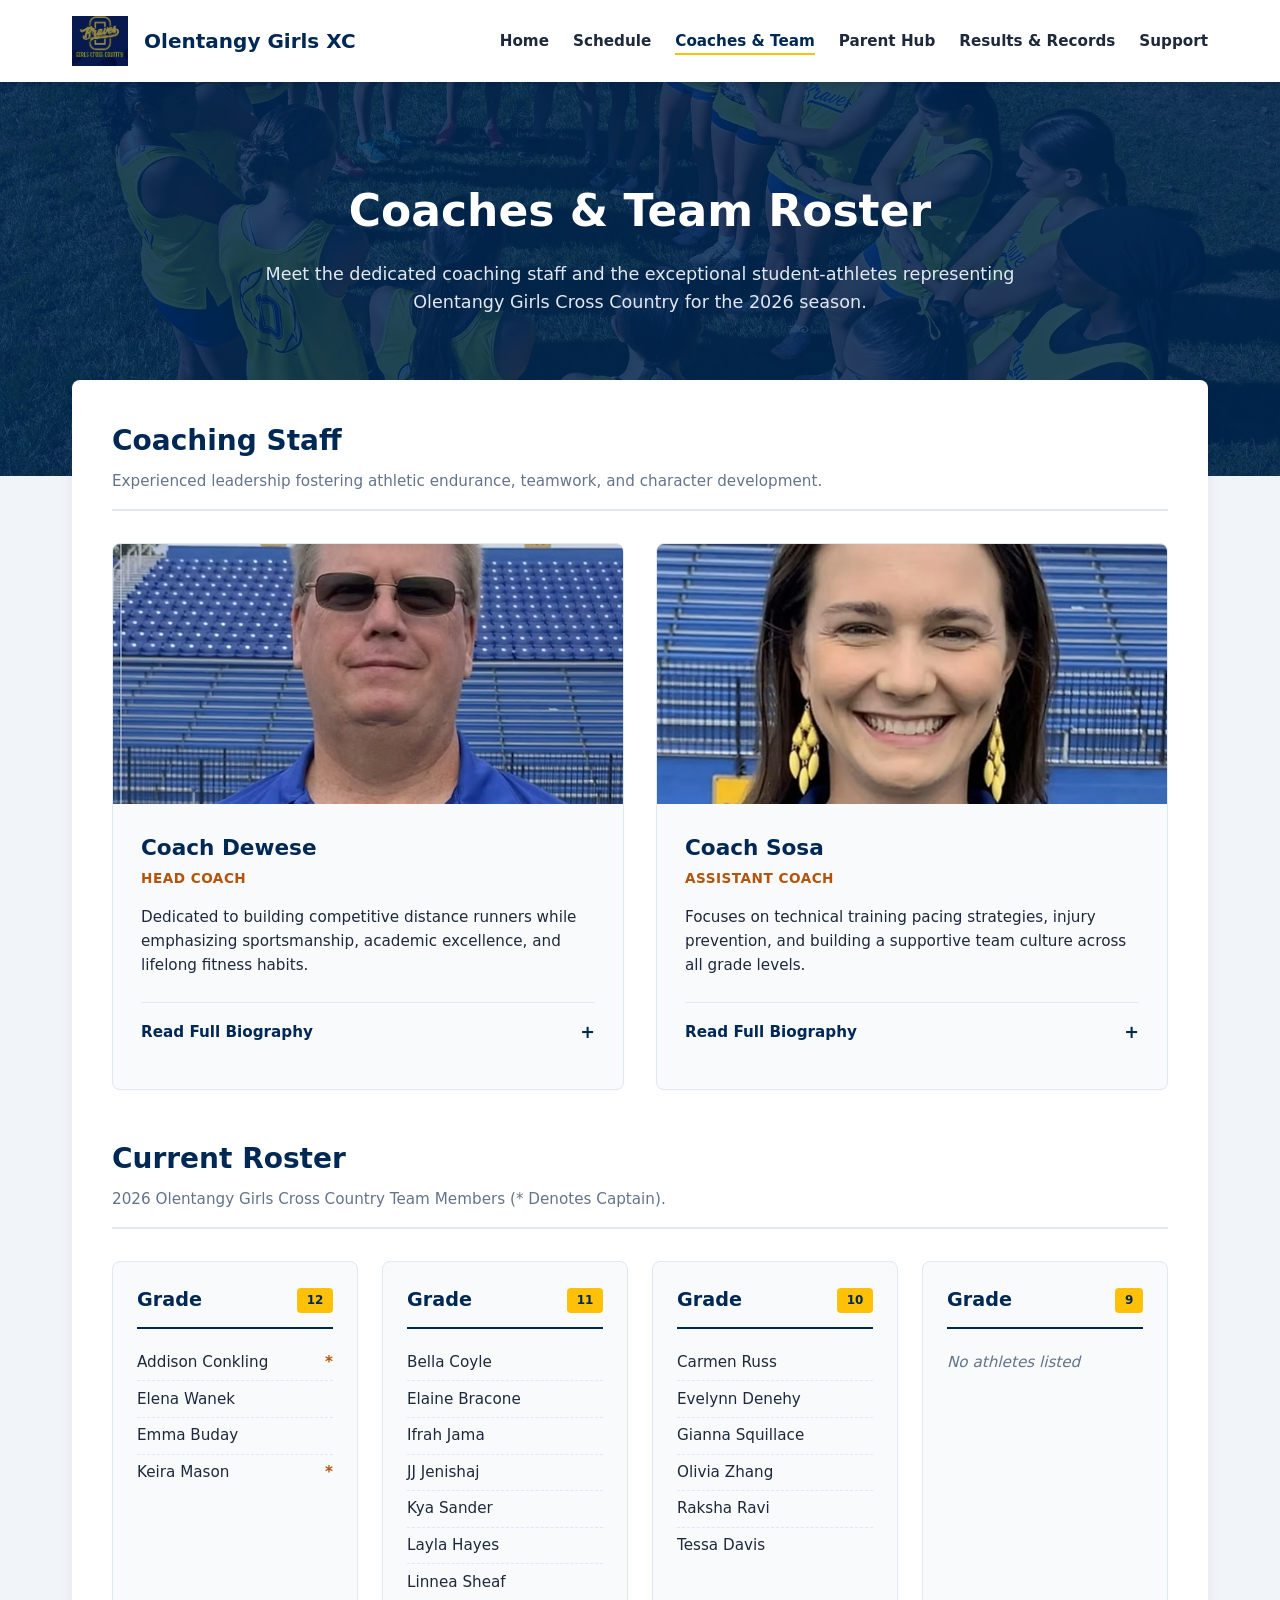
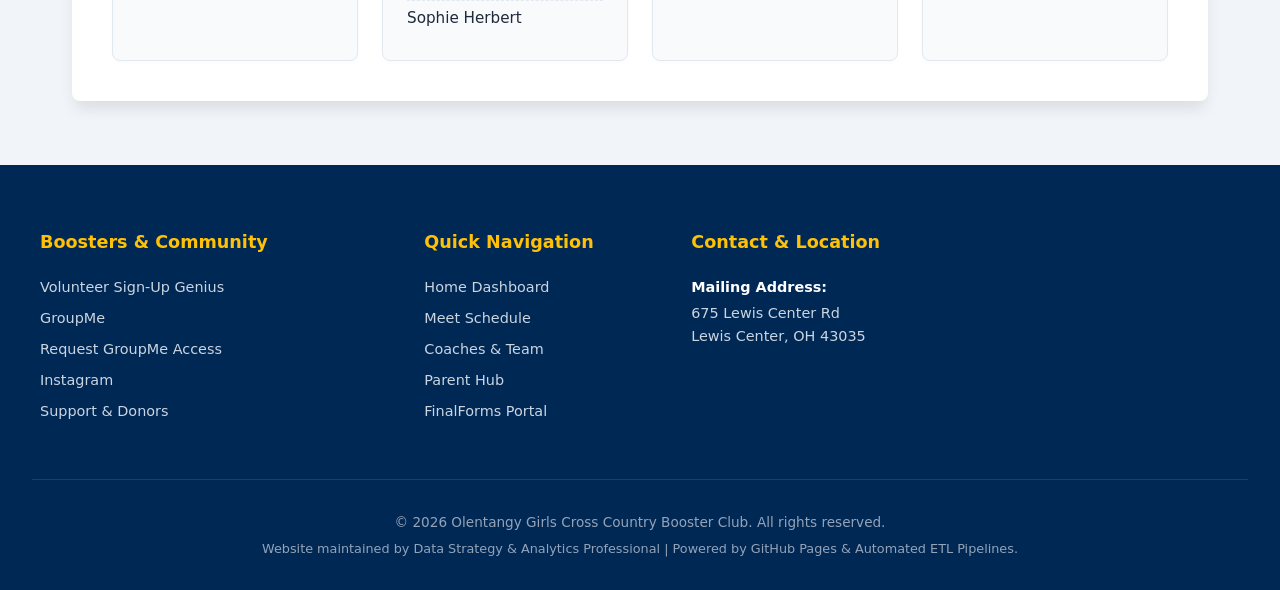
<file: team.html>
<!DOCTYPE html>
<html lang="en">
<head>
    <meta charset="UTF-8">
    <meta name="viewport" content="width=device-width, initial-scale=1.0">
    <title>Coaches &amp; Team | Olentangy Girls Cross Country</title>
    <link rel="stylesheet" href="./assets/css/style.css">
    <style>
        /* Specific Page Overrides matching Home Page Design */
        .hero-section {
            background: linear-gradient(rgba(0, 40, 85, 0.85), rgba(0, 40, 85, 0.85)), url('./assets/img/cover-photo.jpg') no-repeat center center;
            background-size: cover;
            padding: 6rem 2rem 10rem 2rem;
            text-align: center;
            color: #ffffff;
        }
        
        .hero-section h2 {
            font-size: 2.75rem;
            margin: 0 0 1rem 0;
            color: #ffffff;
        }

        .hero-section p {
            max-width: 800px;
            margin: 0 auto;
            font-size: 1.1rem;
            line-height: 1.6;
            color: #e2e8f0;
        }

        .overlap-container {
            margin-top: -6rem;
            position: relative;
            z-index: 10;
        }

        /* Team & Coach Grid Styles */
        .team-grid {
            display: grid;
            grid-template-columns: repeat(auto-fit, minmax(300px, 1fr));
            gap: 2rem;
            margin-top: 2rem;
        }
        .team-card {
            background-color: #f8fafc;
            border: 1px solid #e2e8f0;
            border-radius: 8px;
            overflow: hidden;
            display: flex;
            flex-direction: column;
            box-shadow: 0 2px 4px rgba(0,0,0,0.02);
        }
        .team-img-wrapper {
            width: 100%;
            height: 260px;
            overflow: hidden;
            background-color: #e2e8f0;
            display: flex;
            align-items: center;
            justify-content: center;
        }
        .team-img-wrapper img {
            width: 100%;
            height: 100%;
            object-fit: cover;
        }
        .team-card-body {
            padding: 1.75rem;
            display: flex;
            flex-direction: column;
            flex-grow: 1;
        }
        .team-card h3 {
            color: var(--primary-navy);
            font-size: 1.35rem;
            margin-bottom: 0.25rem;
        }
        .team-role {
            font-size: 0.85rem;
            font-weight: 700;
            color: #b45309;
            text-transform: uppercase;
            letter-spacing: 0.5px;
            margin-bottom: 1rem;
        }
        .team-card p {
            color: var(--text-dark);
            font-size: 0.95rem;
            line-height: 1.6;
            margin-bottom: 1.5rem;
        }

        /* Expandable Accordion Bio Styles */
        .bio-accordion {
            margin-top: auto;
            border-top: 1px solid #e2e8f0;
        }
        .bio-header {
            padding: 1rem 0;
            display: flex;
            justify-content: space-between;
            align-items: center;
            cursor: pointer;
            font-weight: 600;
            color: var(--primary-navy);
            font-size: 0.95rem;
            user-select: none;
            transition: color 0.2s ease;
        }
        .bio-header:hover {
            color: var(--primary-gold);
        }
        .bio-icon {
            font-size: 1.1rem;
            font-weight: bold;
            transition: transform 0.3s ease;
        }
        .bio-content {
            max-height: 0;
            overflow: hidden;
            transition: max-height 0.35s ease-out;
            color: var(--text-dark);
            font-size: 0.9rem;
            line-height: 1.6;
        }
        .bio-body {
            padding-bottom: 1rem;
        }
        .team-card.active .bio-content {
            max-height: 600px;
        }
        .team-card.active .bio-icon {
            transform: rotate(45deg);
        }

        /* Roster Section Styles */
        .roster-grid {
            display: grid;
            grid-template-columns: repeat(auto-fit, minmax(220px, 1fr));
            gap: 1.5rem;
            margin-top: 2rem;
        }
        .roster-grade-box {
            background-color: #f8fafc;
            border: 1px solid #e2e8f0;
            border-radius: 8px;
            padding: 1.5rem;
            box-shadow: 0 2px 4px rgba(0,0,0,0.02);
        }
        .roster-grade-header {
            display: flex;
            justify-content: space-between;
            align-items: center;
            border-bottom: 2px solid var(--primary-navy);
            padding-bottom: 0.75rem;
            margin-bottom: 1rem;
        }
        .roster-grade-header h4 {
            color: var(--primary-navy);
            font-size: 1.2rem;
            margin: 0;
        }
        .grade-badge {
            background-color: var(--primary-gold);
            color: var(--primary-navy);
            padding: 0.2rem 0.6rem;
            border-radius: 4px;
            font-size: 0.75rem;
            font-weight: 800;
        }
        .roster-list {
            list-style: none;
            padding: 0;
            margin: 0;
        }
        .roster-list li {
            padding: 0.4rem 0;
            font-size: 0.95rem;
            color: var(--text-dark);
            border-bottom: 1px dashed #e2e8f0;
            display: flex;
            justify-content: space-between;
        }
        .roster-list li:last-child {
            border-bottom: none;
        }
        .captain-star {
            color: #b45309;
            font-weight: bold;
            margin-left: 0.25rem;
        }
    </style>
</head>
<body style="background-color: #f1f5f9;">

    <!-- Dynamic Header Injection -->
    <header id="site-header"></header>

    <!-- Full-Width Hero Section -->
    <div class="hero-section">
        <h2>Coaches &amp; Team Roster</h2>
        <p>Meet the dedicated coaching staff and the exceptional student-athletes representing Olentangy Girls Cross Country for the 2026 season.</p>
    </div>

    <!-- Main Content (Overlapping Container) -->
    <div class="container overlap-container">
        <div class="section-box" style="padding: 2.5rem; border: none; box-shadow: 0 10px 15px -3px rgba(0, 0, 0, 0.1);">
            
            <!-- Coaching Section -->
            <div style="border-bottom: 2px solid #e2e8f0; padding-bottom: 1rem; margin-bottom: 2rem;">
                <h3 style="color: var(--primary-navy); font-size: 1.75rem; margin-bottom: 0.5rem;">Coaching Staff</h3>
                <p style="color: var(--text-muted); font-size: 0.95rem;">Experienced leadership fostering athletic endurance, teamwork, and character development.</p>
            </div>

            <div class="team-grid">
                
                <!-- Coach Dewese Card -->
                <div class="team-card">
                    <div class="team-img-wrapper">
                        <img src="./assets/img/coach-dewese.jpg" alt="Coach Dewese">
                    </div>
                    <div class="team-card-body">
                        <h3>Coach Dewese</h3>
                        <span class="team-role">Head Coach</span>
                        <p>Dedicated to building competitive distance runners while emphasizing sportsmanship, academic excellence, and lifelong fitness habits.</p>
                        
                        <div class="bio-accordion">
                            <div class="bio-header">
                                <span>Read Full Biography</span>
                                <span class="bio-icon">+</span>
                            </div>
                            <div class="bio-content">
                                <div class="bio-body">
                                    <p>Dewese brings an incredible 45 years of coaching experience to the table, with 41 years spent at Olentangy! He has passionately coached cross country, track, volleyball, and basketball, inspiring countless athletes along the way.</p>
                                    <p style="margin-top: 0.75rem;">A proud graduate of The Ohio State University with a degree in education, Coach Dewese comes from a family of educators—both of his parents were teachers, and his father also coached basketball and baseball! As one of four boys with names all starting with "D," he has a fun and unique family dynamic.</p>
                                    <p style="margin-top: 0.75rem;">Coach and his wonderful wife, Caroline, have celebrated over 43 years of marriage and are proud parents of a daughter who teaches at Oak Creek, along with a grandson who is currently thriving in high school within the district!</p>
                                </div>
                            </div>
                        </div>
                    </div>
                </div>

                <!-- Coach Sosa Card -->
                <div class="team-card">
                    <div class="team-img-wrapper">
                        <img src="./assets/img/coach-sosa.jpg" alt="Coach Sosa">
                    </div>
                    <div class="team-card-body">
                        <h3>Coach Sosa</h3>
                        <span class="team-role">Assistant Coach</span>
                        <p>Focuses on technical training pacing strategies, injury prevention, and building a supportive team culture across all grade levels.</p>
                        
                        <div class="bio-accordion">
                            <div class="bio-header">
                                <span>Read Full Biography</span>
                                <span class="bio-icon">+</span>
                            </div>
                            <div class="bio-content">
                                <div class="bio-body">
                                    <p>Coach Sosa is an inspiring educator at Olentangy High School, bringing creativity and enthusiasm to her students every day! A proud graduate of The Ohio State University in Art Education, she encourages young artists through interactive classes such as Art 1, Sculpture, Modeling and Animation, Digital Art and Design, and AP Art History.</p>
                                    <p style="margin-top: 0.75rem;">As she enters her exciting fourteenth year at OHS, she has also devoted 13 wonderful years to coaching the girls track team and is preparing for another phenomenal season with the cross country team.</p>
                                    <p style="margin-top: 0.75rem;">Originally from New York, she and her husband John are the proud parents of three energetic boys, adding even more joy to their lively family life!</p>
                                </div>
                            </div>
                        </div>
                    </div>
                </div>

            </div>

            <!-- Current Roster Section -->
            <div style="border-bottom: 2px solid #e2e8f0; padding-bottom: 1rem; margin: 3rem 0 2rem 0;">
                <h3 style="color: var(--primary-navy); font-size: 1.75rem; margin-bottom: 0.5rem;">Current Roster</h3>
                <p style="color: var(--text-muted); font-size: 0.95rem;">2026 Olentangy Girls Cross Country Team Members (* Denotes Captain).</p>
            </div>

            <!-- Dynamic Roster Container -->
            <div class="roster-grid" id="rosterContainer">
                <div style="grid-column: 1 / -1; text-align: center; padding: 2rem; color: var(--text-muted);">
                    Loading team roster...
                </div>
            </div>

        </div>
    </div>

    <!-- Dynamic Footer Injection -->
    <footer class="expanded-footer" id="site-footer"></footer>
    
    <!-- Central JavaScript handling dynamic header/footer, mobile nav, and links -->
    <script src="./assets/js/main.js"></script>

    <!-- Page-Specific Script for Coach Bio Accordions and Dynamic Roster Grouping -->
    <script>
        document.addEventListener("DOMContentLoaded", function () {
            // Bio Accordion Logic
            const bioHeaders = document.querySelectorAll(".bio-header");
            bioHeaders.forEach(header => {
                header.addEventListener("click", function () {
                    const card = this.closest(".team-card");
                    const content = card.querySelector(".bio-content");
                    const spanText = this.querySelector("span");
                    
                    card.classList.toggle("active");
                    
                    if (card.classList.contains("active")) {
                        content.style.maxHeight = content.scrollHeight + "px";
                        spanText.textContent = "Collapse Biography";
                    } else {
                        content.style.maxHeight = null;
                        spanText.textContent = "Read Full Biography";
                    }
                });
            });

            // Dynamic Roster Loader & Grade Grouping
            const rosterContainer = document.getElementById("rosterContainer");
            
            fetch("./assets/data/roster.json")
                .then(response => {
                    if (!response.ok) throw new Error("Could not load roster data");
                    return response.json();
                })
                .then(athletes => {
                    const grades = ["12", "11", "10", "9"];
                    let htmlContent = "";

                    grades.forEach(grade => {
                        const gradeAthletes = athletes.filter(a => String(a.grade).trim() === grade);
                        gradeAthletes.sort((a, b) => (a.name || "").localeCompare(b.name || ""));

                        htmlContent += `
                            <div class="roster-grade-box">
                                <div class="roster-grade-header">
                                    <h4>Grade</h4>
                                    <span class="grade-badge">${grade}</span>
                                </div>
                                <ul class="roster-list">
                        `;

                        if (gradeAthletes.length > 0) {
                            gradeAthletes.forEach(athlete => {
                                const isCap = String(athlete.iscaptain).toLowerCase() === 'true';
                                const captainMark = isCap ? '<span class="captain-star" title="Captain">*</span>' : '';
                                htmlContent += `<li><span>${escapeHtml(athlete.name)}</span> ${captainMark}</li>`;
                            });
                        } else {
                            htmlContent += `<li style="color: var(--text-muted); font-style: italic;">No athletes listed</li>`;
                        }

                        htmlContent += `
                                </ul>
                            </div>
                        `;
                    });

                    rosterContainer.innerHTML = htmlContent;
                })
                .catch(error => {
                    console.error("Error loading roster:", error);
                    rosterContainer.innerHTML = `<div style="grid-column: 1 / -1; text-align: center; padding: 2rem; color: #dc2626;">Unable to load roster data at this moment. Please check back shortly.</div>`;
                });
        });
    </script>
</body>
</html>
</file>
<file: assets/css/style.css>
/* ==========================================
   Root Variables & Base Reset
   ========================================== */
:root {
    --primary-navy: #002855;
    --primary-gold: #ffc107;
    --text-dark: #1e293b;
    --text-muted: #64748b;
    --bg-light: #f1f5f9;
    --white: #ffffff;
}

* {
    box-sizing: border-box;
    margin: 0;
    padding: 0;
}

body {
    font-family: system-ui, -apple-system, BlinkMacSystemFont, "Segoe UI", Roboto, Oxygen, Ubuntu, Cantarell, sans-serif;
    color: var(--text-dark);
    background-color: var(--bg-light);
    line-height: 1.5;
}

/* ==========================================
   Header & Navigation
   ========================================== */
header {
    background-color: var(--white);
    box-shadow: 0 2px 4px rgba(0, 0, 0, 0.05);
    position: sticky;
    top: 0;
    z-index: 100;
}

.nav-container {
    max-width: 1200px;
    margin: 0 auto;
    padding: 1rem 2rem;
    display: flex;
    justify-content: space-between;
    align-items: center;
    flex-wrap: wrap;
    gap: 1rem;
}

.brand {
    display: flex;
    align-items: center;
    gap: 1rem;
}

/* Fixed Logo Size Constraints */
.brand-logo-img {
    max-height: 50px;
    width: auto;
    display: block;
}

.brand-text h1 {
    font-size: 1.25rem;
    color: var(--primary-navy);
    font-weight: 800;
    line-height: 1.2;
}

.brand-text span {
    font-size: 0.75rem;
    color: var(--text-muted);
    font-weight: 600;
    letter-spacing: 0.5px;
    text-transform: uppercase;
}

/* ADDED: Hide search container on desktop and tablet landscapes */
@media (min-width: 769px) {
    .search-container {
        display: none;
    }
}

/* Hamburger Toggle Button (Hidden on Desktop) */
.menu-toggle {
    display: none;
    background: none;
    border: none;
    font-size: 1.75rem;
    color: var(--primary-navy);
    cursor: pointer;
}

/* Close Menu Button (Hidden on Desktop) */
.close-menu {
    display: none;
}

nav ul {
    list-style: none;
    display: flex;
    gap: 1.5rem;
    align-items: center;
    flex-wrap: wrap;
}

nav ul li a {
    text-decoration: none;
    color: var(--text-dark);
    font-weight: 600;
    font-size: 0.95rem;
    transition: color 0.2s;
    position: relative;
    padding-bottom: 0.2rem;
}

nav ul li a:hover,
nav ul li a.active {
    color: var(--primary-navy);
}

nav ul li a.active::after {
    content: '';
    position: absolute;
    bottom: -2px;
    left: 0;
    width: 100%;
    height: 2px;
    background-color: var(--primary-gold);
}

/* ==========================================
   Hero Section with Cover Photo Background
   ========================================== */
.hero-section {
    position: relative;
    background: linear-gradient(rgba(0, 40, 85, 0.85), rgba(0, 40, 85, 0.85)), url('../img/cover-photo.jpg') no-repeat center center;
    background-size: cover;
    padding: 6rem 2rem 10rem 2rem;
    text-align: center;
    color: var(--white);
}

.hero-section h2 {
    font-size: 2.75rem;
    margin: 0 0 1rem 0;
    color: var(--white);
    font-weight: 800;
}

.hero-section p {
    max-width: 800px;
    margin: 0 auto 2.5rem auto;
    font-size: 1.1rem;
    line-height: 1.6;
    color: #e2e8f0;
}

.hero-buttons {
    display: flex;
    justify-content: center;
    gap: 1.5rem;
    flex-wrap: wrap;
}

.btn-gold {
    background-color: var(--primary-gold);
    color: var(--primary-navy);
    padding: 0.8rem 1.75rem;
    border-radius: 6px;
    font-weight: 700;
    text-decoration: none;
    transition: opacity 0.2s;
}

.btn-gold:hover {
    opacity: 0.9;
}

.btn-outline {
    background-color: transparent;
    color: var(--white);
    border: 2px solid var(--white);
    padding: 0.8rem 1.75rem;
    border-radius: 6px;
    font-weight: 700;
    text-decoration: none;
    transition: background-color 0.2s, color 0.2s;
}

.btn-outline:hover {
    background-color: white;
    color: var(--primary-navy);
}

/* ==========================================
   Main Containers & Cards Layout
   ========================================== */
.container {
    max-width: 1200px;
    margin: 0 auto;
    padding: 0 2rem;
}

.overlap-container {
    margin-top: -6rem;
    position: relative;
    z-index: 10;
}

.section-box {
    background-color: var(--white);
    border-radius: 8px;
    transition: transform 0.2s ease, box-shadow 0.2s ease;
}

.section-box:hover {
    transform: translateY(-3px);
    box-shadow: 0 12px 20px -3px rgba(0, 0, 0, 0.12) !important;
}

.card-link {
    color: var(--primary-navy);
    font-weight: 700;
    text-decoration: none;
    font-size: 0.9rem;
    margin-top: auto;
    padding-top: 1.5rem;
    display: inline-block;
}

.card-link:hover {
    color: var(--primary-gold);
}

/* ==========================================
   Mobile Card Layout Styles
   ========================================== */
.mobile-cards {
    display: none; /* Hidden by default on desktop screens */
    flex-direction: column;
    gap: 12px;
    margin-bottom: 2.5rem;
}

.event-card {
    background: #ffffff;
    border: 1px solid #e2e8f0;
    border-radius: 8px;
    padding: 16px;
    box-shadow: 0 1px 3px rgba(0, 0, 0, 0.04);
}

.card-header {
    display: flex;
    justify-content: space-between;
    align-items: center;
    margin-bottom: 8px;
}

.event-date {
    font-size: 0.85rem;
    color: var(--text-muted);
    font-weight: 600;
}

.event-title {
    font-size: 1.05rem;
    font-weight: 700;
    color: var(--primary-navy);
    margin: 0 0 6px 0;
}

.event-location {
    font-size: 0.9rem;
    color: var(--text-dark);
    margin: 0;
}

/* ==========================================
   Expanded Footer
   ========================================== */
.expanded-footer {
    background-color: var(--primary-navy);
    color: #e2e8f0;
    padding: 4rem 2rem 2rem 2rem;
    margin-top: 4rem;
}

.footer-grid {
    max-width: 1200px;
    margin: 0 auto;
    display: grid;
    grid-template-columns: repeat(auto-fit, minmax(250px, 1fr));
    gap: 3rem;
    text-align: left;
}

.footer-grid h4 {
    color: var(--primary-gold);
    margin: 0 0 1.25rem 0;
    font-size: 1.1rem;
}

.footer-grid p, 
.footer-grid a {
    font-size: 0.9rem;
    color: #cbd5e1;
    line-height: 1.6;
    margin: 0 0 0.5rem 0;
    text-decoration: none;
    display: block;
}

.footer-grid a:hover {
    color: var(--white);
    text-decoration: underline;
}

.footer-bottom-bar {
    text-align: center;
    padding-top: 2rem;
    margin-top: 3rem;
    border-top: 1px solid rgba(255, 255, 255, 0.1);
    font-size: 0.85rem;
    color: #94a3b8;
}

/* ==========================================
   Responsive adjustments & Mobile Menu
   ========================================== */
@media (max-width: 768px) {
    .hero-section {
        padding: 4rem 1rem 8rem 1rem;
    }
    
    .hero-section h2 {
        font-size: 2.1rem;
    }
    
    .nav-container {
        display: flex;
        flex-direction: row;
        justify-content: space-between;
        align-items: center;
        position: relative;
        padding: 1rem;
    }
    
    .brand {
        justify-content: flex-start;
    }

    /* Show hamburger menu toggle cleanly on the right */
    .menu-toggle {
        display: block;
        background: none;
        border: none;
        font-size: 1.75rem;
        color: var(--primary-navy);
        cursor: pointer;
        margin-left: auto;
    }

    /* Top bar for close button inside mobile nav */
    .nav-header {
        display: flex;
        justify-content: flex-end;
        margin-bottom: 0.5rem;
    }

    .close-menu {
        display: block;
        background: none;
        border: none;
        font-size: 2rem;
        color: var(--primary-navy);
        cursor: pointer;
        line-height: 1;
    }
    
    /* Mobile Dropdown Menu Panel */
    nav.mobile-nav {
        display: none;
        width: 100%;
        margin-top: 1rem;
        flex-basis: 100%;
        background-color: var(--white);
        padding-top: 0.5rem;
    }

    nav.mobile-nav.active {
        display: block;
    }

    /* Search Bar Layout inside Mobile Menu */
    .search-container {
        display: flex;
        gap: 8px;
        margin-bottom: 1.25rem;
        width: 100%;
        /* ADDED: Fix for unclickable search bar on mobile */
        position: relative; 
        z-index: 9999; 
    }

    .search-input {
        flex: 1;
        padding: 8px 12px;
        border: 1px solid #cbd5e1;
        border-radius: 4px;
        font-size: 0.95rem;
        outline: none;
    }

    .search-btn {
        padding: 8px 16px;
        background-color: var(--primary-navy);
        color: var(--white);
        border: none;
        border-radius: 4px;
        font-weight: 700;
        cursor: pointer;
    }

    nav ul {
        flex-direction: column;
        gap: 0;
        background-color: transparent;
        padding: 0;
        border: none;
        text-align: left;
    }

    nav ul li {
        width: 100%;
        border-bottom: 1px solid #e2e8f0;
    }

    /* Remove item highlighting */
    nav ul li a {
        display: block;
        padding: 12px 0;
        background: transparent !important;
        background-color: transparent !important;
        box-shadow: none !important;
        border-radius: 0 !important;
        color: var(--text-dark);
    }

    nav ul li a.active::after {
        display: none;
    }
    
    nav ul li a.active,
    nav ul li a:hover {
        color: var(--primary-navy);
        background-color: transparent !important;
    }

    /* Switch Views: Hide table, display mobile cards */
    .desktop-table {
        display: none !important;
    }
    
    .mobile-cards {
        display: flex !important;
    }
}
</file>
